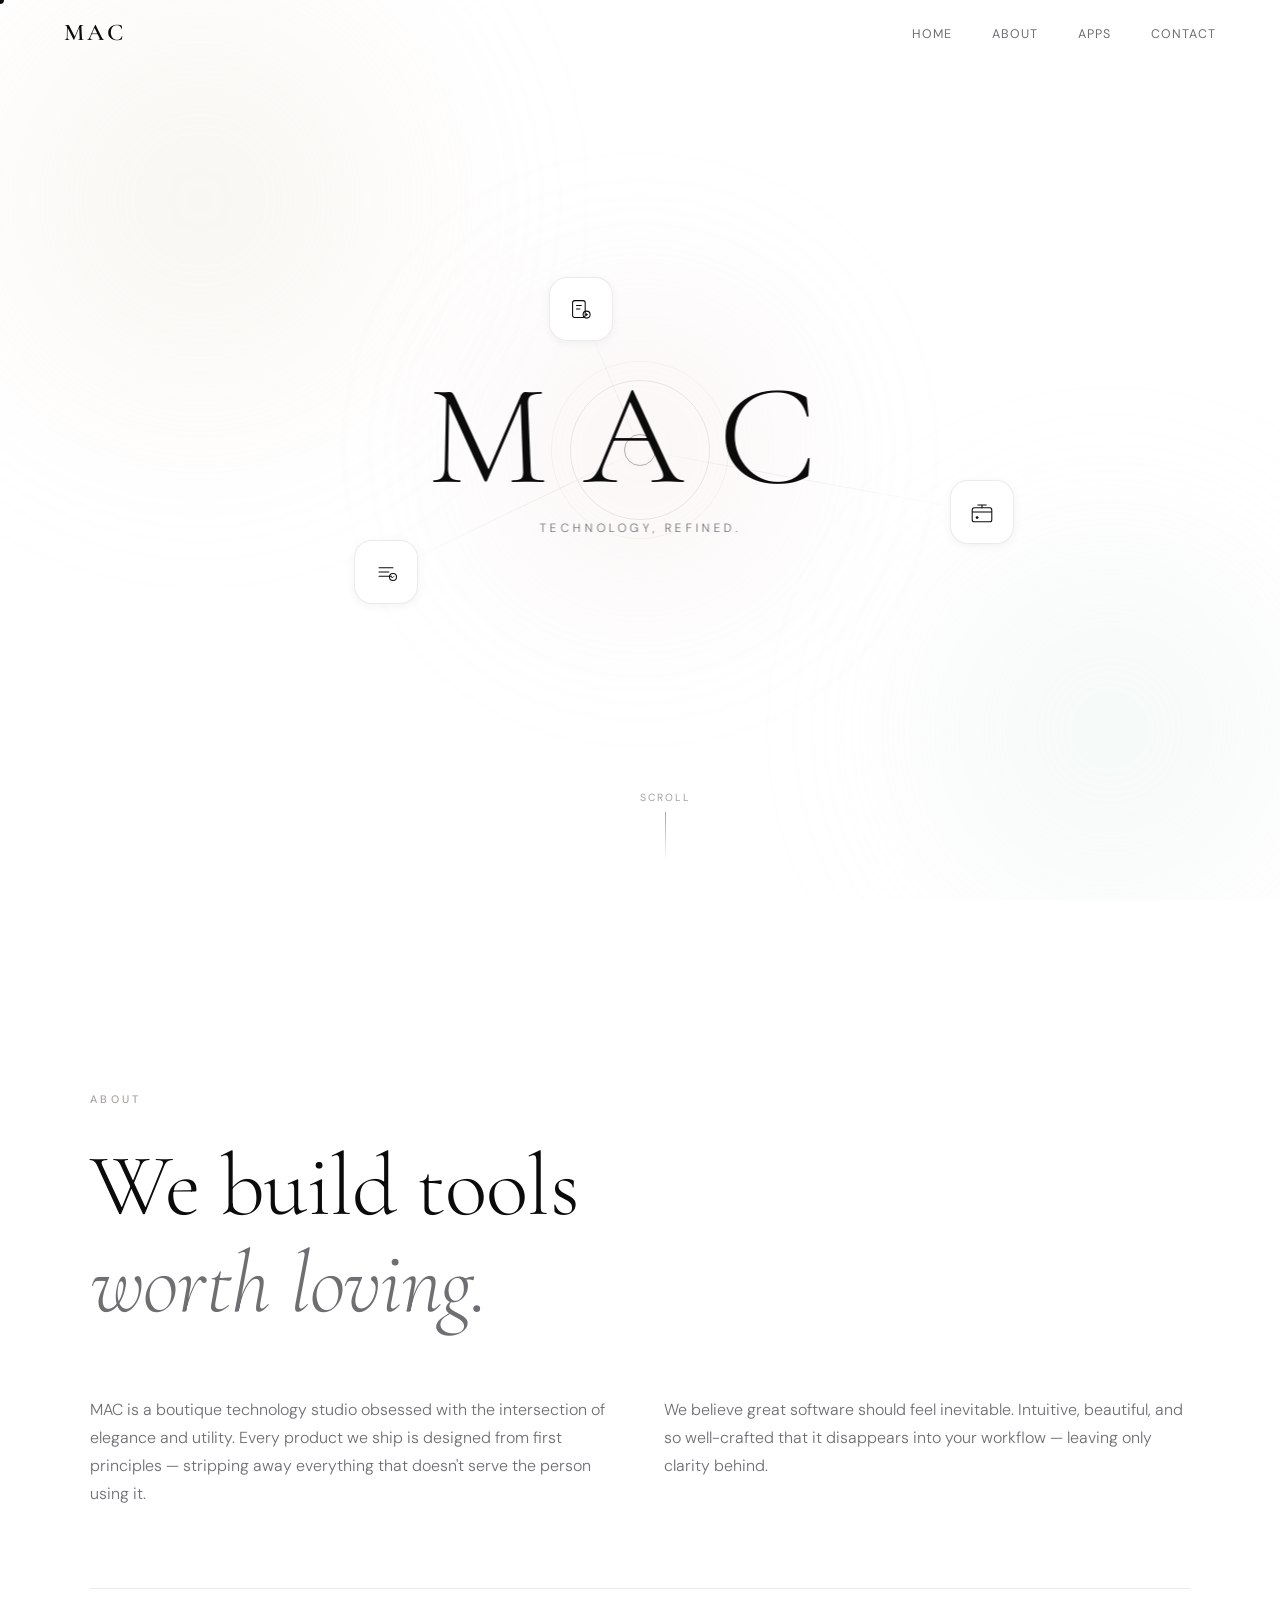
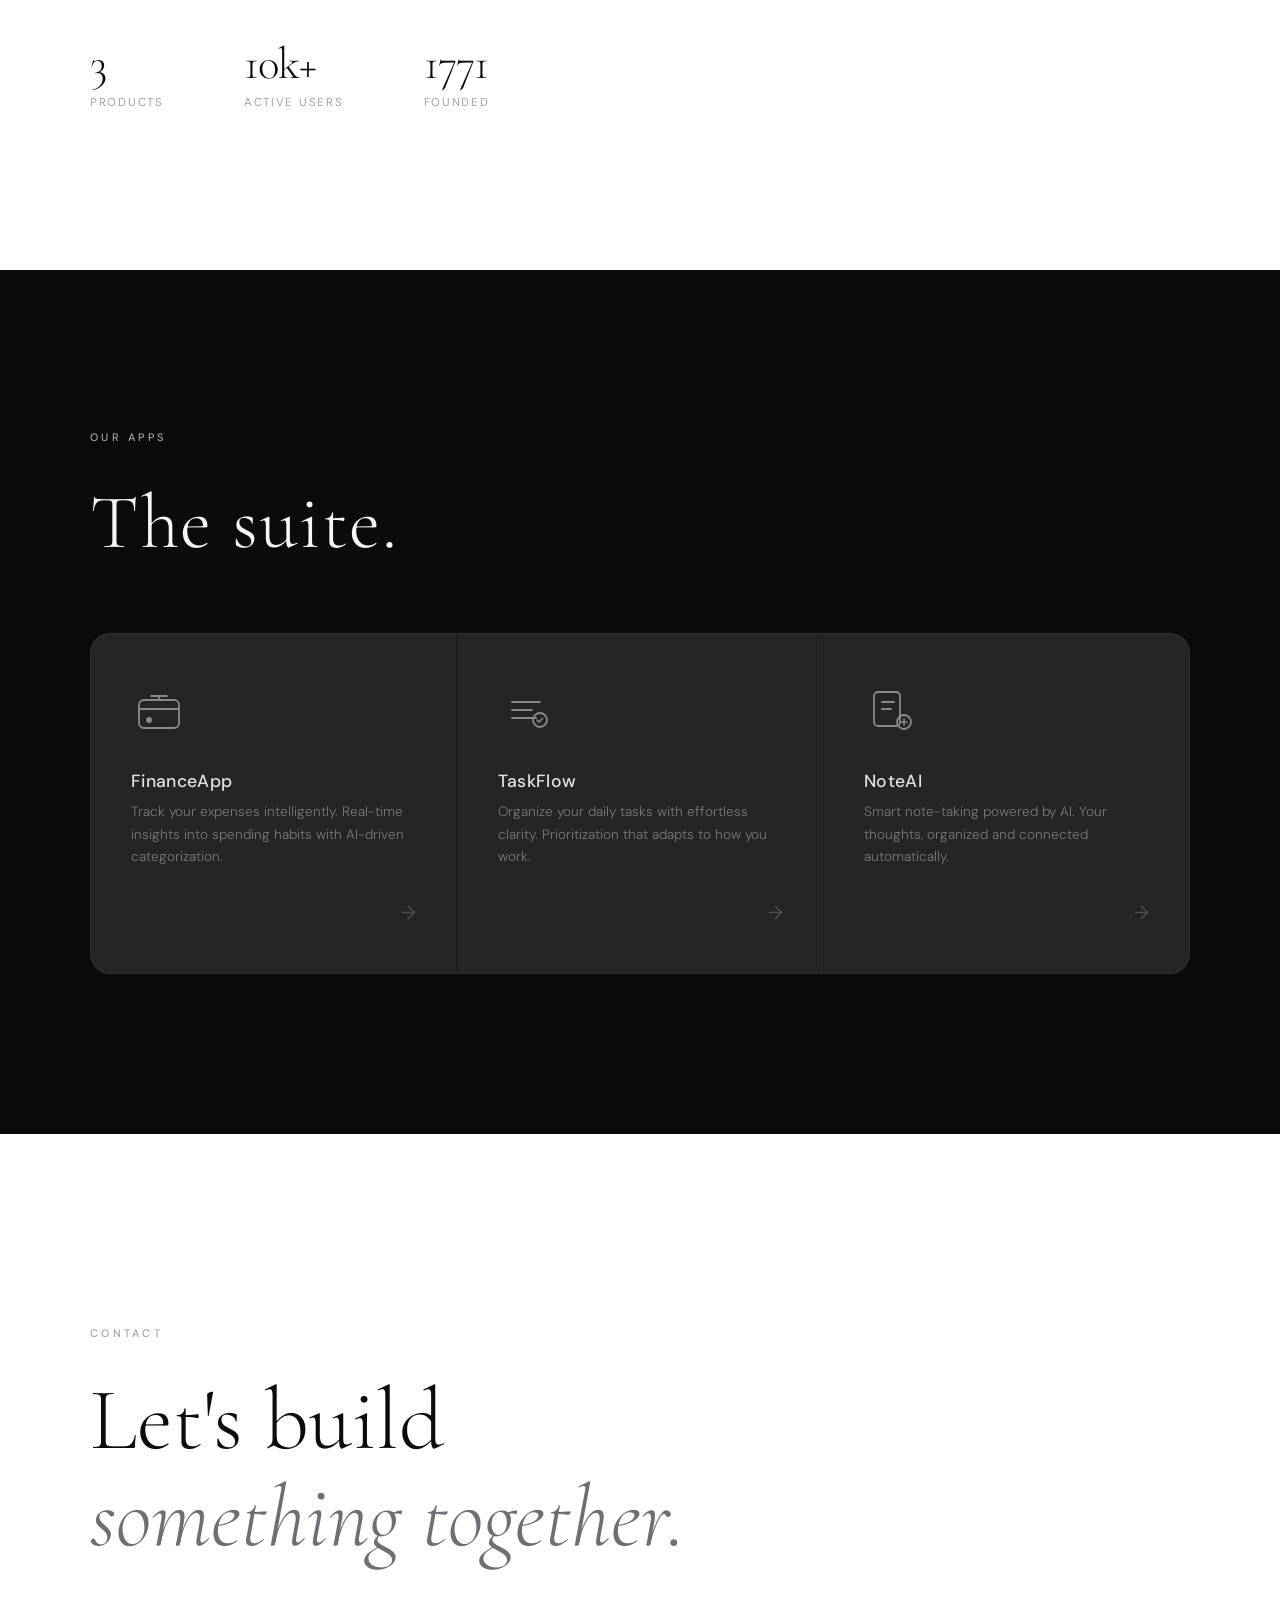
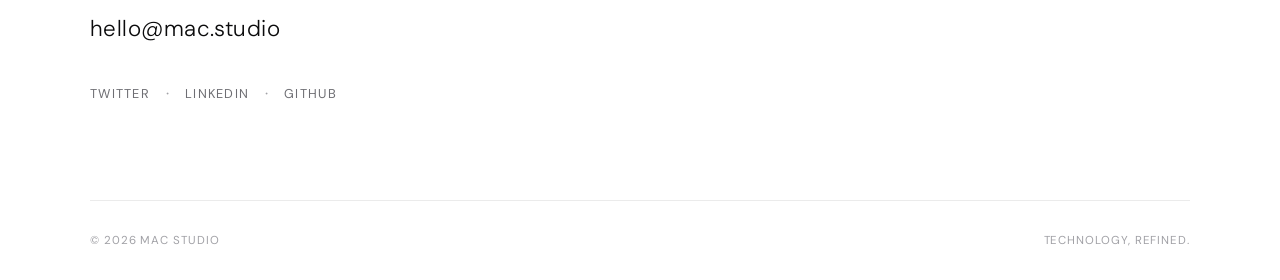
<file: index.html>
<!DOCTYPE html>
<html lang="pt-BR">
<head>
  <meta charset="UTF-8">
  <meta name="viewport" content="width=device-width, initial-scale=1.0">
  <title>Redirecionando...</title>
  <script>
    window.location.href = './HomePage/';
  </script>
</head>
<body>
  <p>Redirecionando para HomePage...</p>
</body>
</html>
test
</file>
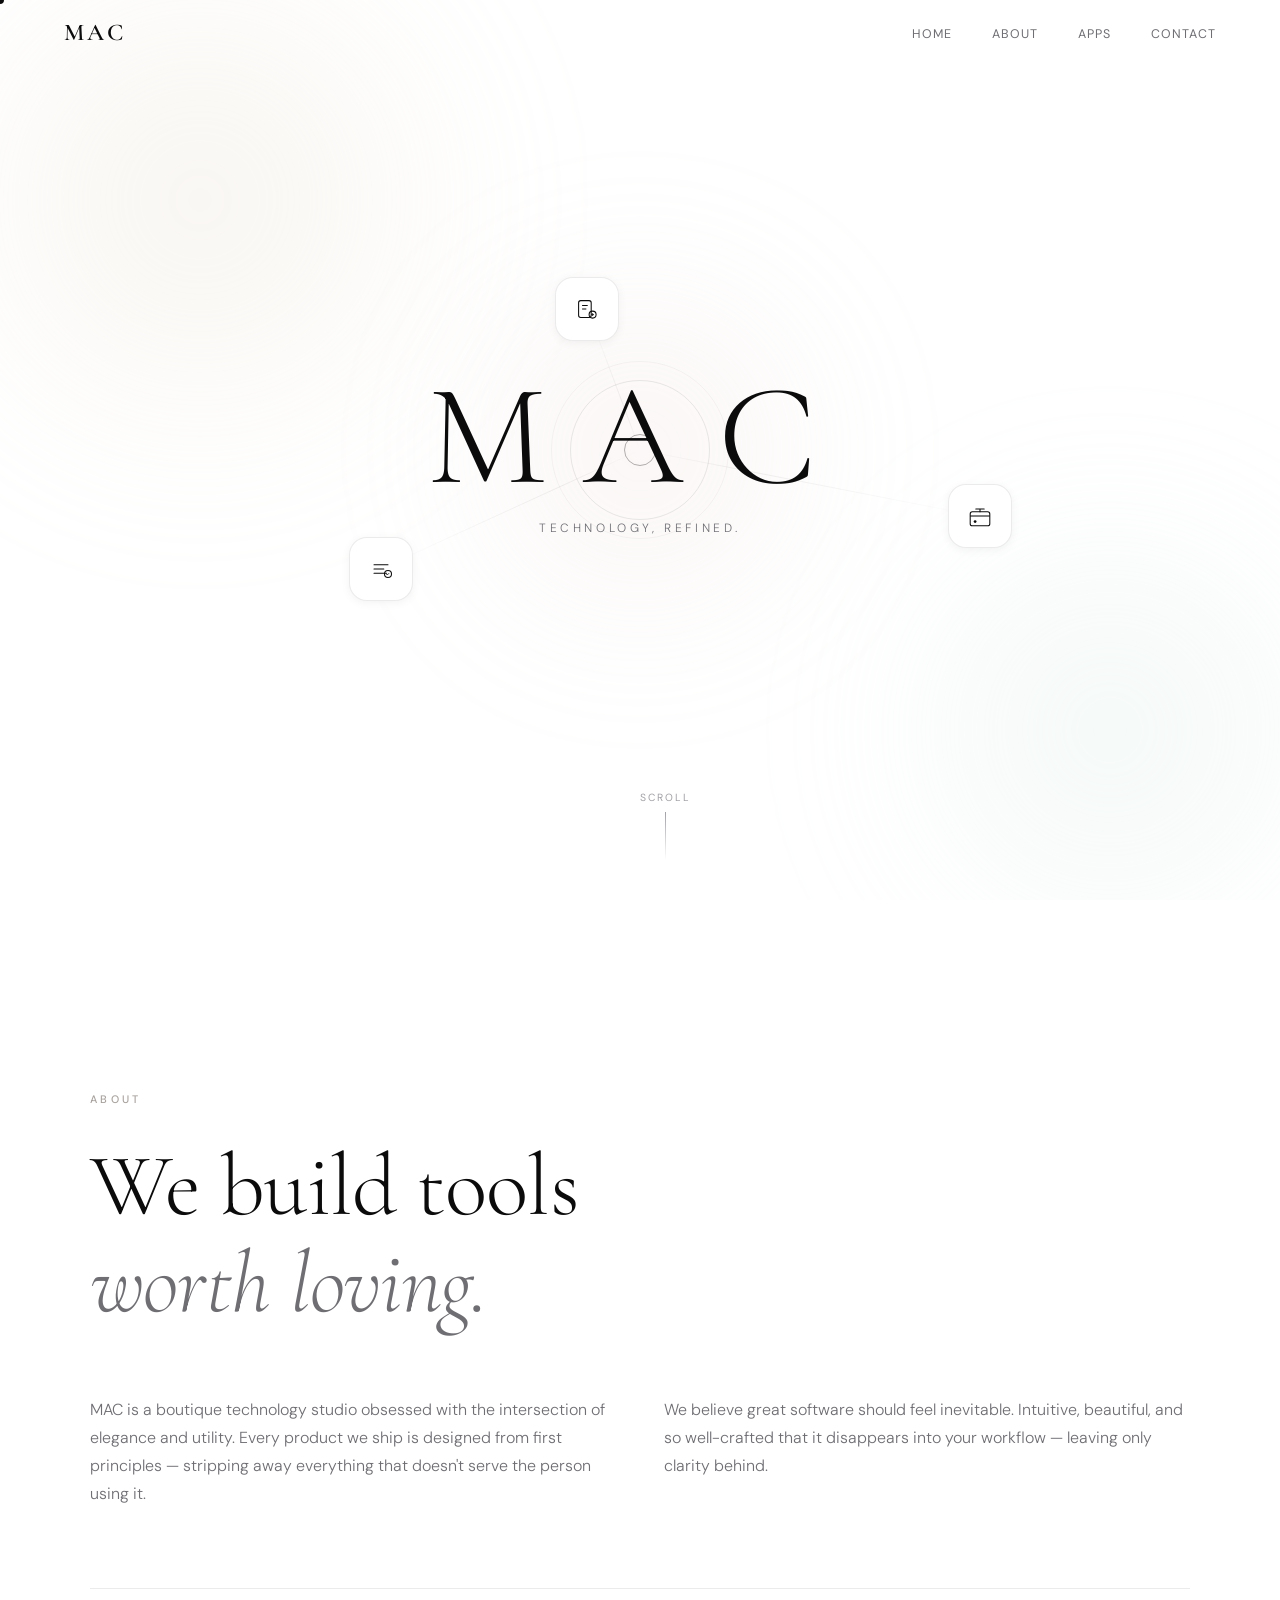
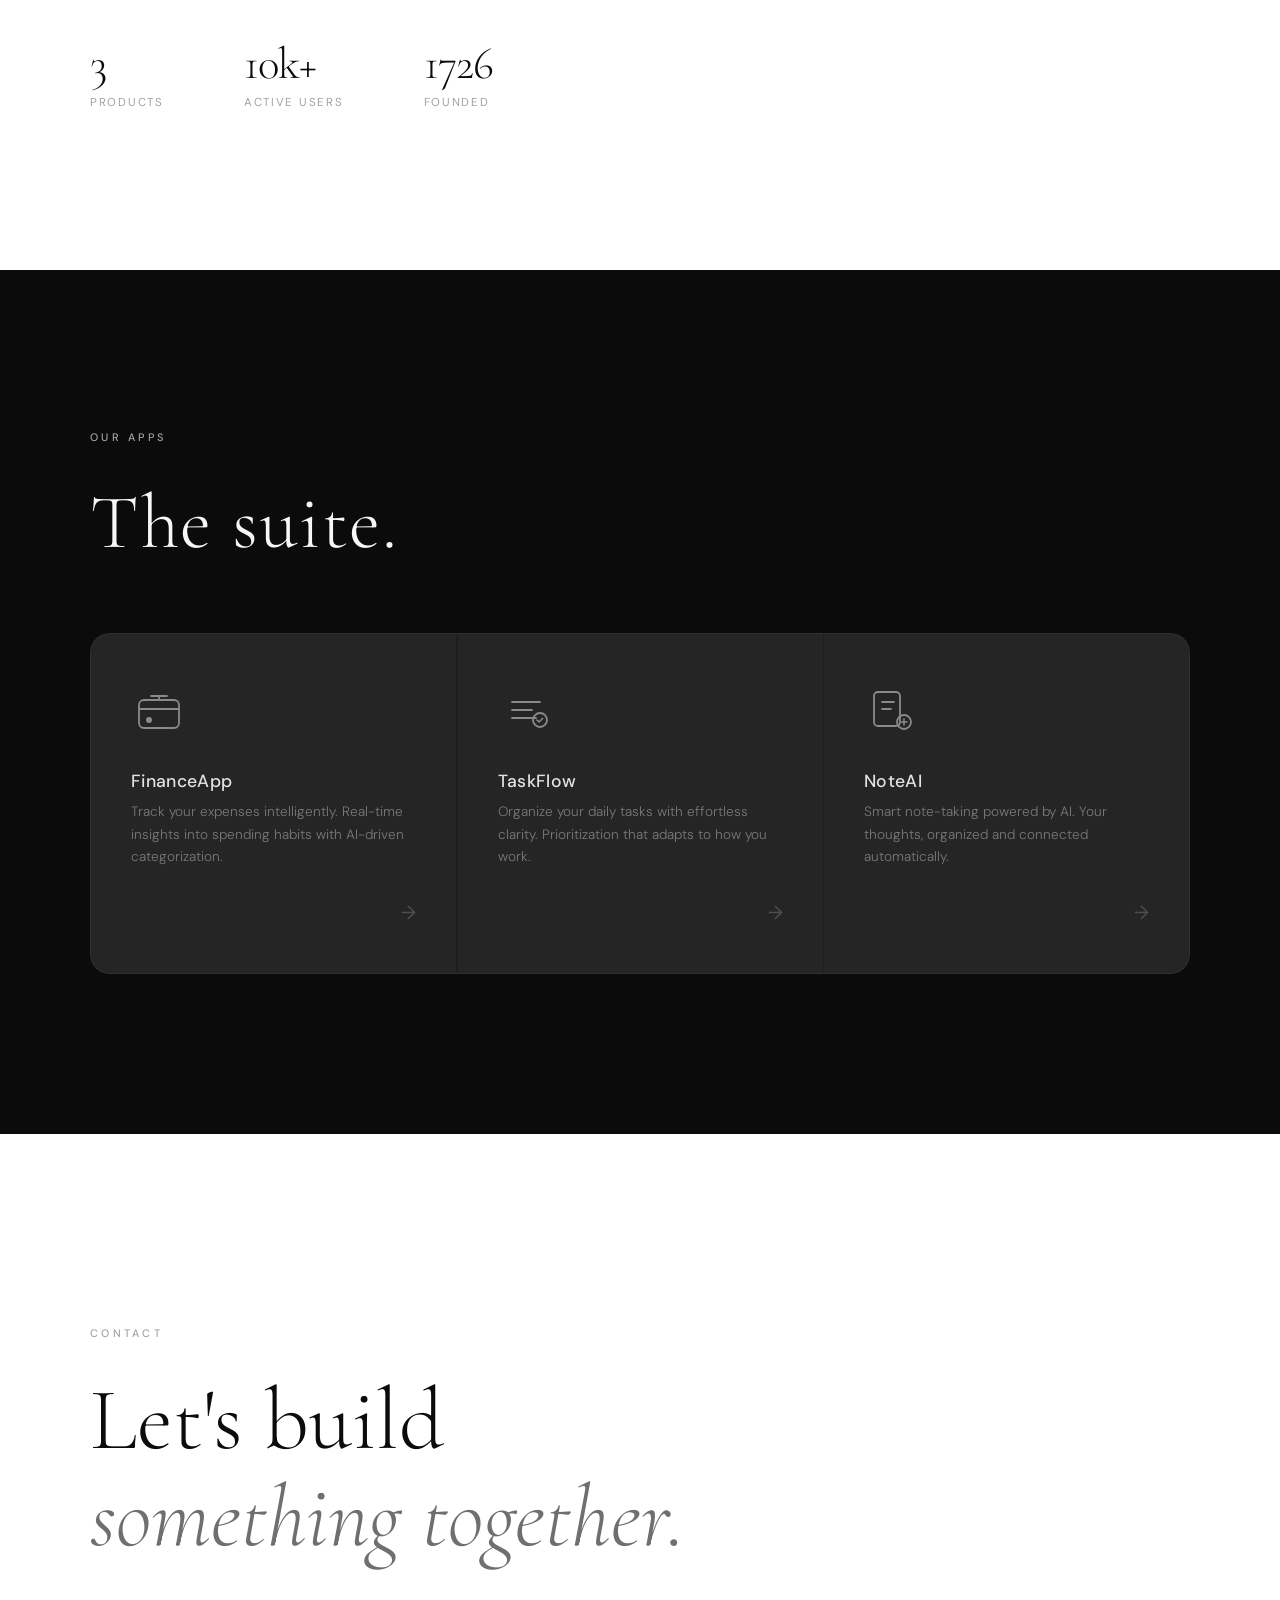
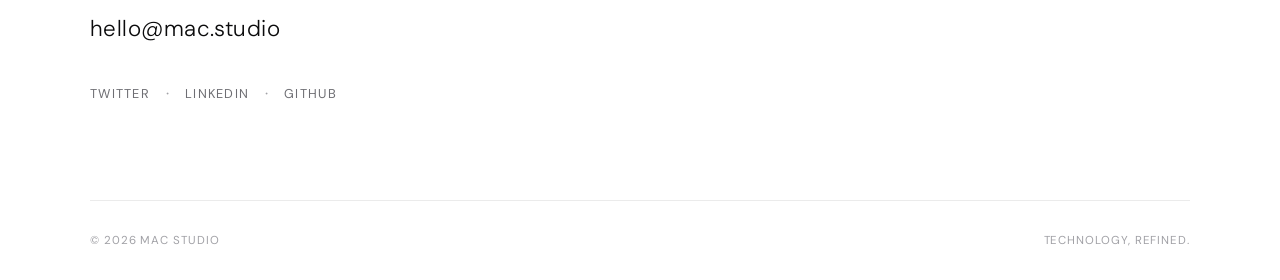
<file: HomePage/index.html>
<!DOCTYPE html>
<html lang="en">
<head>
  <meta charset="UTF-8" />
  <meta name="viewport" content="width=device-width, initial-scale=1.0" />
  <title>MAC — Technology, Refined</title>
  <link rel="preconnect" href="https://fonts.googleapis.com" />
  <link rel="preconnect" href="https://fonts.gstatic.com" crossorigin />
  <link href="https://fonts.googleapis.com/css2?family=Cormorant+Garamond:ital,wght@0,300;0,400;0,600;1,300&family=DM+Sans:wght@300;400;500&display=swap" rel="stylesheet" />
  <link rel="stylesheet" href="style.css" />
</head>
<body>

  <!-- ─── CUSTOM CURSOR ─────────────────────────────────────────── -->
  <div class="cursor" id="cursor"></div>
  <div class="cursor-follower" id="cursorFollower"></div>

  <!-- ─── NAVBAR ───────────────────────────────────────────────── -->
  <nav class="navbar" id="navbar">
    <a href="#hero" class="nav-logo">MAC</a>
    <ul class="nav-links">
      <li><a href="#hero"   class="nav-link">Home</a></li>
      <li><a href="#about"  class="nav-link">About</a></li>
      <li><a href="#apps"   class="nav-link">Apps</a></li>
      <li><a href="#contact" class="nav-link">Contact</a></li>
    </ul>
    <button class="nav-toggle" id="navToggle" aria-label="Toggle menu">
      <span></span><span></span>
    </button>
  </nav>

  <!-- ─── HERO SECTION ─────────────────────────────────────────── -->
  <section class="hero" id="hero">
    <!-- Ambient background blobs -->
    <div class="blob blob-1"></div>
    <div class="blob blob-2"></div>
    <div class="blob blob-3"></div>

    <!-- Orbit canvas for connecting lines -->
    <canvas class="orbit-canvas" id="orbitCanvas"></canvas>

    <!-- Central logo -->
    <div class="hero-center" id="heroCenter">
      <div class="logo-ring"></div>
      <h1 class="hero-logo">MAC</h1>
      <p class="hero-tagline">Technology, Refined.</p>
    </div>

    <!-- Floating app nodes -->
<div class="app-node" id="node-0"
     data-name="FinanceApp"
     data-desc="Track your expenses intelligently"
     data-link="#">

  <div class="node-icon">
    <svg viewBox="0 0 40 40" fill="none">
      <rect x="6" y="14" width="28" height="20" rx="3" stroke="currentColor" stroke-width="1.5"/>
      <path d="M6 20h28" stroke="currentColor" stroke-width="1.5"/>
      <circle cx="13" cy="28" r="2" fill="currentColor"/>
      <path d="M20 10v4M14 10h12" stroke="currentColor" stroke-width="1.5" stroke-linecap="round"/>
    </svg>
  </div>

  <!-- 🔥 CARD LATERAL -->
  <div class="node-card">
    <p>Track your expenses intelligently</p>
  </div>

  <div class="node-tooltip">
    <span class="tooltip-name">FinanceApp</span>
    <span class="tooltip-desc">Track your expenses intelligently</span>
  </div>
</div>


<div class="app-node" id="node-1"
     data-name="TaskFlow"
     data-desc="Organize your daily tasks"
     data-link="#">

  <div class="node-icon">
    <svg viewBox="0 0 40 40" fill="none">
      <path d="M10 14h20M10 20h14M10 26h18" stroke="currentColor" stroke-width="1.5" stroke-linecap="round"/>
      <circle cx="30" cy="27" r="5" stroke="currentColor" stroke-width="1.5"/>
      <path d="M27.5 27l1.5 1.5 2.5-2.5" stroke="currentColor" stroke-width="1.2"/>
    </svg>
  </div>

  <!-- 🔥 CARD LATERAL -->
  <div class="node-card">
    <p>Organize your daily tasks</p>
  </div>

  <div class="node-tooltip">
    <span class="tooltip-name">TaskFlow</span>
    <span class="tooltip-desc">Organize your daily tasks</span>
  </div>
</div>


<div class="app-node" id="node-2"
     data-name="NoteAI"
     data-desc="Smart note-taking powered by AI"
     data-link="#">

  <div class="node-icon">
    <svg viewBox="0 0 40 40" fill="none">
      <rect x="8" y="8" width="18" height="24" rx="3" stroke="currentColor" stroke-width="1.5"/>
      <path d="M13 15h8M13 20h6" stroke="currentColor" stroke-width="1.5"/>
      <circle cx="28" cy="28" r="5" stroke="currentColor" stroke-width="1.5"/>
      <path d="M26 28h4M28 26v4" stroke="currentColor" stroke-width="1.2"/>
    </svg>
  </div>

  <!-- 🔥 CARD LATERAL -->
  <div class="node-card">
    <p>Smart note-taking powered by AI</p>
  </div>

  <div class="node-tooltip">
    <span class="tooltip-name">NoteAI</span>
    <span class="tooltip-desc">Smart note-taking powered by AI</span>
  </div>
</div>

    <!-- Scroll indicator -->
    <div class="scroll-hint">
      <span>Scroll</span>
      <div class="scroll-line"></div>
    </div>
  </section>

  <!-- ─── ABOUT SECTION ────────────────────────────────────────── -->
  <section class="about" id="about">
    <div class="about-inner">
      <div class="section-label reveal">About</div>
      <h2 class="about-heading reveal">
        We build tools<br/>
        <em>worth loving.</em>
      </h2>
      <div class="about-cols">
        <p class="about-text reveal">
          MAC is a boutique technology studio obsessed with the intersection of elegance and utility.
          Every product we ship is designed from first principles — stripping away everything that
          doesn't serve the person using it.
        </p>
        <p class="about-text reveal">
          We believe great software should feel inevitable. Intuitive, beautiful, and so well-crafted
          that it disappears into your workflow — leaving only clarity behind.
        </p>
      </div>
      <div class="about-stats reveal">
        <div class="stat">
          <span class="stat-number">3</span>
          <span class="stat-label">Products</span>
        </div>
        <div class="stat">
          <span class="stat-number">10k+</span>
          <span class="stat-label">Active users</span>
        </div>
        <div class="stat">
          <span class="stat-number">2024</span>
          <span class="stat-label">Founded</span>
        </div>
      </div>
    </div>
  </section>

  <!-- ─── APPS SECTION ─────────────────────────────────────────── -->
  <section class="apps-grid" id="apps">
    <div class="apps-inner">
      <div class="section-label reveal">Our Apps</div>
      <h2 class="apps-heading reveal">The suite.</h2>

      <div class="cards">

        <!-- FinanceApp card -->
<a href="../ChatFinance/app/" class="app-card reveal" tabindex="0" target="_blank">
          <div class="card-icon">
            <svg viewBox="0 0 56 56" fill="none" xmlns="http://www.w3.org/2000/svg">
              <rect x="8" y="18" width="40" height="28" rx="5" stroke="currentColor" stroke-width="1.8"/>
              <path d="M8 27h40" stroke="currentColor" stroke-width="1.8"/>
              <circle cx="18" cy="38" r="3" fill="currentColor"/>
              <path d="M28 14v4M20 14h16" stroke="currentColor" stroke-width="1.8" stroke-linecap="round"/>
            </svg>
          </div>
          <div class="card-body">
            <h3 class="card-name">FinanceApp</h3>
            <p class="card-desc">Track your expenses intelligently. Real-time insights into spending habits with AI-driven categorization.</p>
          </div>
          <div class="card-arrow">→</div>
        </a>

        <!-- TaskFlow card -->
        <a href="./homepage/assets/register/index.html" class="app-card reveal" tabindex="0" target="_blank">
          <div class="card-icon">
            <svg viewBox="0 0 56 56" fill="none" xmlns="http://www.w3.org/2000/svg">
              <path d="M14 20h28M14 28h20M14 36h24" stroke="currentColor" stroke-width="1.8" stroke-linecap="round"/>
              <circle cx="42" cy="38" r="7" stroke="currentColor" stroke-width="1.8"/>
              <path d="M39 38l2 2 3.5-3.5" stroke="currentColor" stroke-width="1.6" stroke-linecap="round" stroke-linejoin="round"/>
            </svg>
          </div>
          <div class="card-body">
            <h3 class="card-name">TaskFlow</h3>
            <p class="card-desc">Organize your daily tasks with effortless clarity. Prioritization that adapts to how you work.</p>
          </div>
          <div class="card-arrow">→</div>
        </a>

        <!-- NoteAI card -->
        <a href="./homepage/assets/login/index.html" class="app-card reveal" tabindex="0" target="_blank">
          <div class="card-icon">
            <svg viewBox="0 0 56 56" fill="none" xmlns="http://www.w3.org/2000/svg">
              <rect x="10" y="10" width="26" height="34" rx="4" stroke="currentColor" stroke-width="1.8"/>
              <path d="M18 20h12M18 27h9" stroke="currentColor" stroke-width="1.8" stroke-linecap="round"/>
              <circle cx="40" cy="40" r="7" stroke="currentColor" stroke-width="1.8"/>
              <path d="M37 40h6M40 37v6" stroke="currentColor" stroke-width="1.6" stroke-linecap="round"/>
            </svg>
          </div>
          <div class="card-body">
            <h3 class="card-name">NoteAI</h3>
            <p class="card-desc">Smart note-taking powered by AI. Your thoughts, organized and connected automatically.</p>
          </div>
          <div class="card-arrow">→</div>
        </a>

      </div>
    </div>
  </section>

  <!-- ─── CONTACT SECTION ──────────────────────────────────────── -->
  <section class="contact" id="contact">
    <div class="contact-inner">
      <div class="section-label reveal">Contact</div>
      <h2 class="contact-heading reveal">Let's build<br/><em>something together.</em></h2>
      <a href="mailto:hello@mac.studio" class="contact-email reveal">hello@mac.studio</a>
      <div class="contact-links reveal">
        <a href="https://x.com/mxcielz" class="contact-link">Twitter</a>
        <span class="contact-sep">·</span>
        <a href="https://www.linkedin.com/in/alvesmaciell/" class="contact-link">LinkedIn</a>
        <span class="contact-sep">·</span>
        <a href="https://github.com/alvesmaciel" class="contact-link">GitHub</a>
      </div>
    </div>
    <footer class="footer">
      <span>© 2026 MAC Studio</span>
      <span>Technology, Refined.</span>
    </footer>
  </section>


  <div id="modalOverlay" class="modal-overlay">
    <div id="appModal" class="app-modal">
      <button id="modalClose" class="modal-close">×</button>
      <div id="modalIcon" class="modal-icon"></div>
      
      <div id="modalCategory" class="modal-category"></div>
      
      <h2 id="modalName" class="modal-name"></h2>
      <div id="modalVersion" class="modal-version"></div>
      
      <img id="modalPreview" class="modal-preview" alt="Preview" />
      
      <ul id="modalFeatures" class="modal-features"></ul>
      
      <p id="modalFullDesc" class="modal-desc"></p>
      <a id="modalLink" class="modal-link" target="_blank">Abrir App →</a>
    </div>
  </div>

  <script src="script.js"></script>

</body>
</html>
</file>
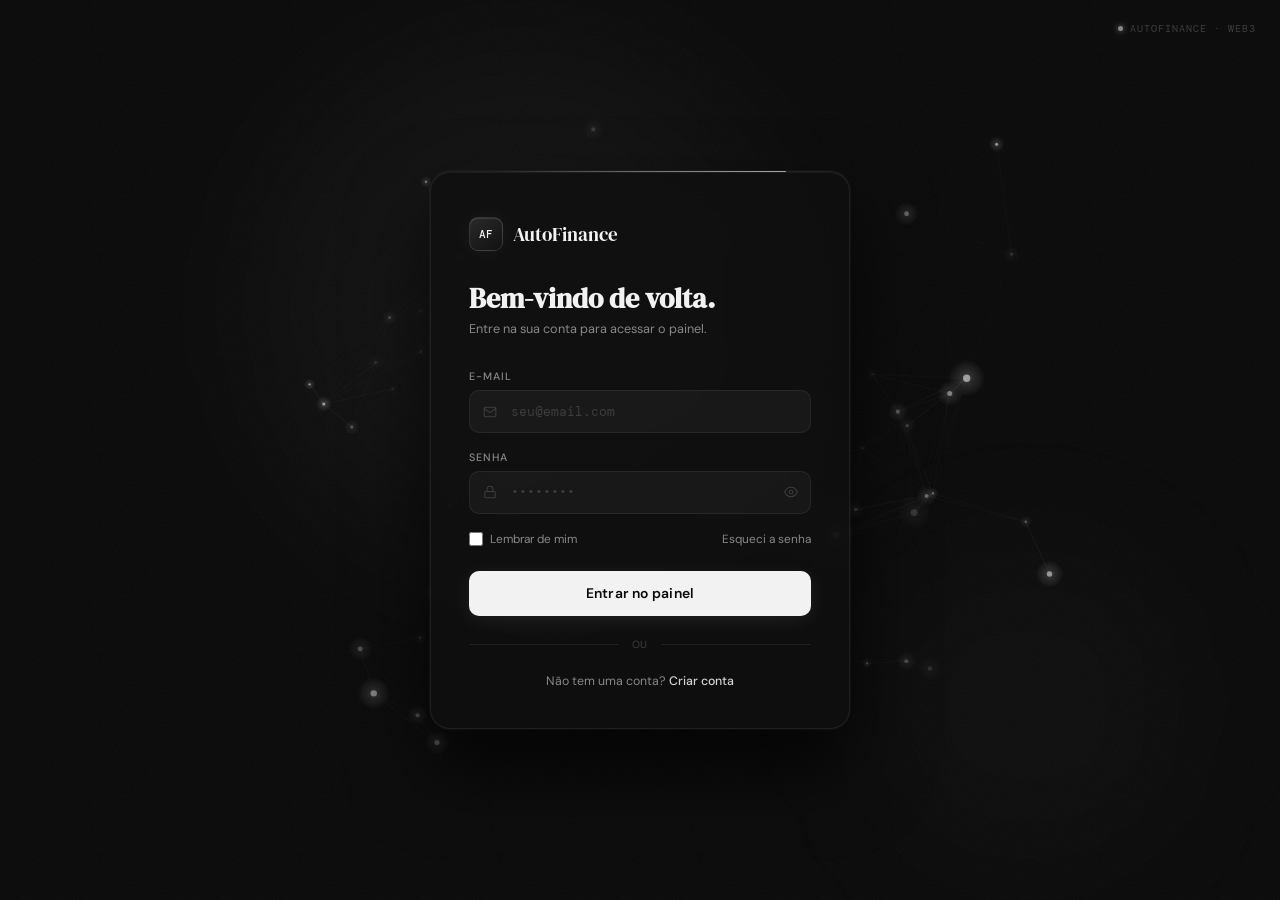
<file: HomePage/assets/login/index.html>
<!DOCTYPE html>
<html lang="pt-BR">

<head>
    <meta charset="UTF-8" />
    <meta name="viewport" content="width=device-width, initial-scale=1.0" />
    <title>AutoFinance — Entrar</title>
    <link
        href="https://fonts.googleapis.com/css2?family=DM+Serif+Display:ital@0;1&family=DM+Mono:wght@300;400;500&family=DM+Sans:wght@300;400;500;600&display=swap"
        rel="stylesheet" />
    <link rel="stylesheet" href="style.css">

</head>

<body>

    <canvas id="bg-canvas"></canvas>
    <div class="glow-spot glow-a"></div>
    <div class="glow-spot glow-b"></div>

    <div class="badge-3d"><span class="badge-dot"></span>AutoFinance · Web3</div>

    <div class="page">
        <div class="card">

            <div class="card-logo">
                <div class="logo-mark">AF</div>
                <span class="logo-text">AutoFinance</span>
            </div>

            <h1 class="card-title">Bem-vindo de volta.</h1>
            <p class="card-sub">Entre na sua conta para acessar o painel.</p>

            <form id="loginForm" novalidate>

                <div class="field">
                    <label class="field-label" for="email">E-mail</label>
                    <div class="field-wrap">
                        <input type="email" id="email" class="field-input" placeholder="seu@email.com"
                            autocomplete="email" />
                        <span class="field-icon">
                            <svg width="14" height="14" viewBox="0 0 24 24" fill="none" stroke="currentColor"
                                stroke-width="1.8" stroke-linecap="round" stroke-linejoin="round">
                                <path d="M4 4h16c1.1 0 2 .9 2 2v12c0 1.1-.9 2-2 2H4c-1.1 0-2-.9-2-2V6c0-1.1.9-2 2-2z">
                                </path>
                                <polyline points="22,6 12,13 2,6"></polyline>
                            </svg>
                        </span>
                    </div>
                </div>

                <div class="field">
                    <label class="field-label" for="password">Senha</label>
                    <div class="field-wrap">
                        <input type="password" id="password" class="field-input" placeholder="••••••••"
                            autocomplete="current-password" />
                        <span class="field-icon">
                            <svg width="14" height="14" viewBox="0 0 24 24" fill="none" stroke="currentColor"
                                stroke-width="1.8" stroke-linecap="round" stroke-linejoin="round">
                                <rect x="3" y="11" width="18" height="11" rx="2"></rect>
                                <path d="M7 11V7a5 5 0 0 1 10 0v4"></path>
                            </svg>
                        </span>
                        <button type="button" class="pwd-toggle" id="pwdToggle">
                            <svg id="eyeIcon" width="14" height="14" viewBox="0 0 24 24" fill="none"
                                stroke="currentColor" stroke-width="1.8" stroke-linecap="round" stroke-linejoin="round">
                                <path d="M1 12s4-8 11-8 11 8 11 8-4 8-11 8-11-8-11-8z"></path>
                                <circle cx="12" cy="12" r="3"></circle>
                            </svg>
                        </button>
                    </div>
                </div>

                <div id="errorMsg" class="error-msg"></div>

                <div class="extras-row">
                    <label class="checkbox-wrap">
                        <input type="checkbox" id="remember" />
                        <span>Lembrar de mim</span>
                    </label>
                    <a href="#" class="forgot-link">Esqueci a senha</a>
                </div>

                <button type="submit" class="btn-primary" id="loginBtn">Entrar no painel</button>

            </form>

            <div class="divider">
                <div class="divider-line"></div>
                <span class="divider-text">ou</span>
                <div class="divider-line"></div>
            </div>

            <p class="card-footer">
                Não tem uma conta? <a href="../register/index.html">Criar conta</a>
            </p>

        </div>
    </div>

    <script src="login.js"></script>
</body>

</html>
</file>
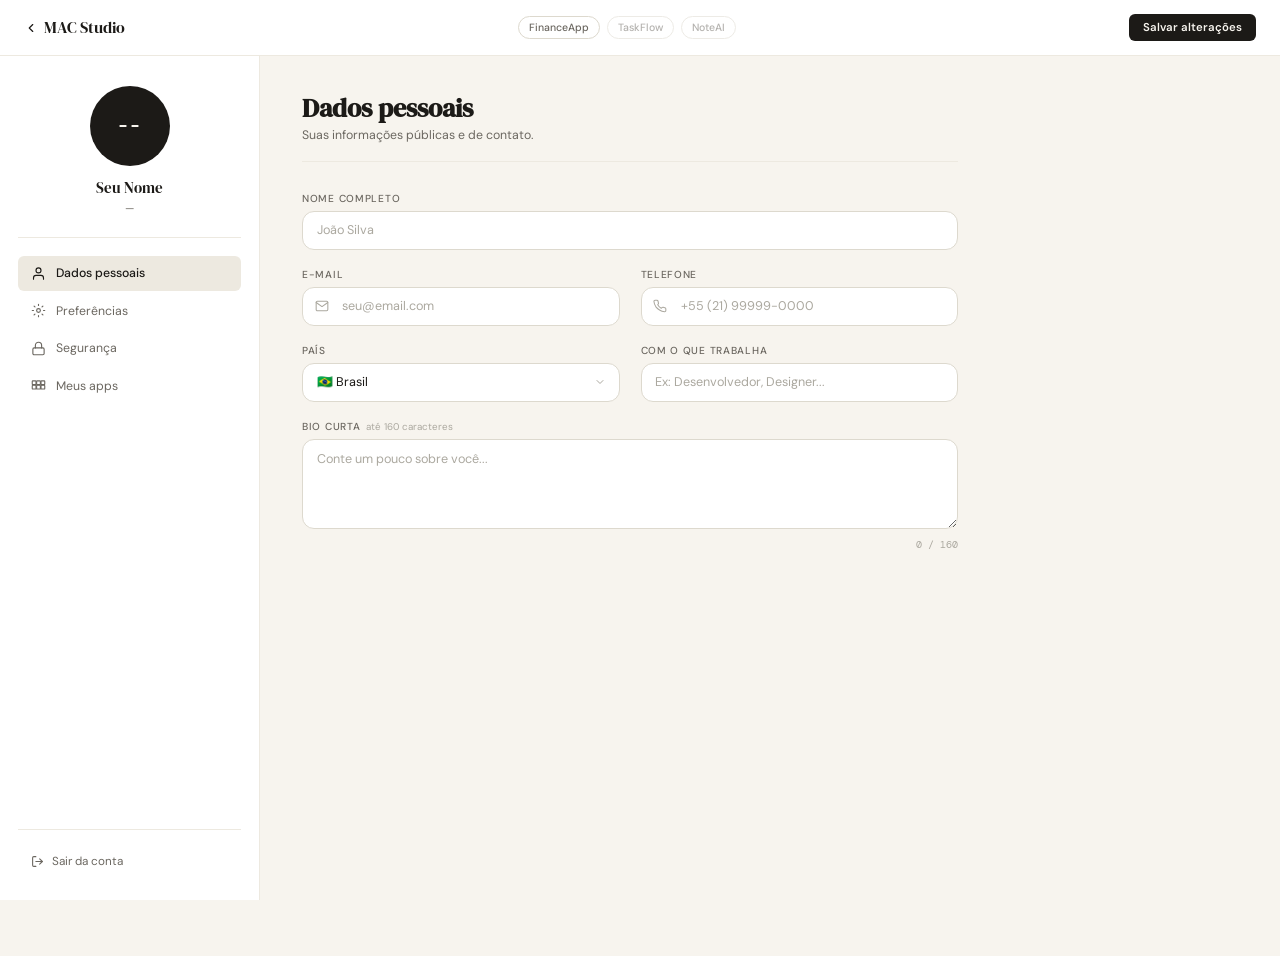
<file: HomePage/assets/profile/index.html>
<!DOCTYPE html>
<html lang="pt-BR">
<head>
  <meta charset="UTF-8" />
  <meta name="viewport" content="width=device-width, initial-scale=1.0" />
  <title>Perfil — MAC Studio</title>
  <link href="https://fonts.googleapis.com/css2?family=DM+Serif+Display:ital@0;1&family=DM+Mono:wght@300;400;500&family=DM+Sans:wght@300;400;500;600&display=swap" rel="stylesheet" />
  <link rel="stylesheet" href="style.css" />
</head>
<body>

  <!-- NAV -->
  <nav class="topbar">
    <a href="../../index.html" class="topbar-back">
      <svg width="14" height="14" viewBox="0 0 24 24" fill="none" stroke="currentColor" stroke-width="2" stroke-linecap="round" stroke-linejoin="round"><polyline points="15 18 9 12 15 6"/></svg>
      MAC Studio
    </a>
    <div class="topbar-apps">
      <a href="../../ChatFinance/app/" class="app-pill">FinanceApp</a>
      <a href="#" class="app-pill app-pill--dim">TaskFlow</a>
      <a href="#" class="app-pill app-pill--dim">NoteAI</a>
    </div>
    <button class="topbar-save" id="saveBtn">Salvar alterações</button>
  </nav>

  <div class="page">

    <!-- SIDEBAR -->
    <aside class="sidebar">
      <div class="avatar-block">
        <div class="avatar-wrap" id="avatarWrap">
          <div class="avatar-initials" id="avatarInitials">--</div>
          <img class="avatar-img hidden" id="avatarImg" alt="Foto de perfil" />
          <label class="avatar-overlay" for="photoInput" title="Alterar foto">
            <svg width="16" height="16" viewBox="0 0 24 24" fill="none" stroke="currentColor" stroke-width="2" stroke-linecap="round" stroke-linejoin="round"><path d="M23 19a2 2 0 0 1-2 2H3a2 2 0 0 1-2-2V8a2 2 0 0 1 2-2h4l2-3h6l2 3h4a2 2 0 0 1 2 2z"/><circle cx="12" cy="13" r="4"/></svg>
          </label>
          <input type="file" id="photoInput" accept="image/*" class="hidden" />
        </div>

        <div class="avatar-info">
          <p class="avatar-name" id="avatarName">Seu Nome</p>
          <p class="avatar-role" id="avatarRole">—</p>
        </div>

        <button class="avatar-remove hidden" id="removePhotoBtn">Remover foto</button>
      </div>

      <nav class="side-nav">
        <button class="side-nav-item active" data-section="geral">
          <svg width="15" height="15" viewBox="0 0 24 24" fill="none" stroke="currentColor" stroke-width="1.8" stroke-linecap="round" stroke-linejoin="round"><path d="M20 21v-2a4 4 0 0 0-4-4H8a4 4 0 0 0-4 4v2"/><circle cx="12" cy="7" r="4"/></svg>
          Dados pessoais
        </button>
        <button class="side-nav-item" data-section="preferencias">
          <svg width="15" height="15" viewBox="0 0 24 24" fill="none" stroke="currentColor" stroke-width="1.8" stroke-linecap="round" stroke-linejoin="round"><circle cx="12" cy="12" r="3"/><path d="M19.07 4.93l-1.41 1.41M4.93 4.93l1.41 1.41M19.07 19.07l-1.41-1.41M4.93 19.07l1.41-1.41M12 2v2M12 20v2M2 12h2M20 12h2"/></svg>
          Preferências
        </button>
        <button class="side-nav-item" data-section="seguranca">
          <svg width="15" height="15" viewBox="0 0 24 24" fill="none" stroke="currentColor" stroke-width="1.8" stroke-linecap="round" stroke-linejoin="round"><rect x="3" y="11" width="18" height="11" rx="2"/><path d="M7 11V7a5 5 0 0 1 10 0v4"/></svg>
          Segurança
        </button>
        <button class="side-nav-item" data-section="apps">
          <svg width="15" height="15" viewBox="0 0 24 24" fill="none" stroke="currentColor" stroke-width="1.8" stroke-linecap="round" stroke-linejoin="round"><rect x="2" y="3" width="6" height="6" rx="1"/><rect x="9" y="3" width="6" height="6" rx="1"/><rect x="16" y="3" width="6" height="6" rx="1"/><rect x="2" y="10" width="6" height="6" rx="1"/><rect x="9" y="10" width="6" height="6" rx="1"/><rect x="16" y="10" width="6" height="6" rx="1"/></svg>
          Meus apps
        </button>
      </nav>

      <div class="sidebar-footer">
        <button class="logout-btn" id="logoutBtn">
          <svg width="13" height="13" viewBox="0 0 24 24" fill="none" stroke="currentColor" stroke-width="2" stroke-linecap="round" stroke-linejoin="round"><path d="M9 21H5a2 2 0 0 1-2-2V5a2 2 0 0 1 2-2h4"/><polyline points="16 17 21 12 16 7"/><line x1="21" y1="12" x2="9" y2="12"/></svg>
          Sair da conta
        </button>
      </div>
    </aside>

    <!-- MAIN CONTENT -->
    <main class="content">

      <!-- ── SEÇÃO: DADOS PESSOAIS ── -->
      <section class="section active" id="section-geral">
        <div class="section-header">
          <h1 class="section-title">Dados pessoais</h1>
          <p class="section-sub">Suas informações públicas e de contato.</p>
        </div>

        <div class="form-grid">
          <div class="field-group span-2">
            <div class="field">
              <label class="field-label">Nome completo</label>
              <input type="text" class="field-input" id="fullName" placeholder="João Silva" />
            </div>
          </div>

          <div class="field">
            <label class="field-label">E-mail</label>
            <div class="field-wrap">
              <svg class="field-icon-svg" width="14" height="14" viewBox="0 0 24 24" fill="none" stroke="currentColor" stroke-width="1.8" stroke-linecap="round" stroke-linejoin="round"><path d="M4 4h16c1.1 0 2 .9 2 2v12c0 1.1-.9 2-2 2H4c-1.1 0-2-.9-2-2V6c0-1.1.9-2 2-2z"/><polyline points="22,6 12,13 2,6"/></svg>
              <input type="email" class="field-input has-icon" id="email" placeholder="seu@email.com" />
            </div>
          </div>

          <div class="field">
            <label class="field-label">Telefone</label>
            <div class="field-wrap">
              <svg class="field-icon-svg" width="14" height="14" viewBox="0 0 24 24" fill="none" stroke="currentColor" stroke-width="1.8" stroke-linecap="round" stroke-linejoin="round"><path d="M22 16.92v3a2 2 0 0 1-2.18 2 19.79 19.79 0 0 1-8.63-3.07A19.5 19.5 0 0 1 4.69 13a19.79 19.79 0 0 1-3.07-8.67A2 2 0 0 1 3.62 2h3a2 2 0 0 1 2 1.72c.127.96.361 1.903.7 2.81a2 2 0 0 1-.45 2.11L8.09 9.91a16 16 0 0 0 6 6l1.27-1.27a2 2 0 0 1 2.11-.45c.907.339 1.85.573 2.81.7A2 2 0 0 1 22 16.92z"/></svg>
              <input type="tel" class="field-input has-icon" id="phone" placeholder="+55 (21) 99999-0000" />
            </div>
          </div>

          <div class="field">
            <label class="field-label">País</label>
            <select class="field-input field-select" id="country">
              <option value="">Selecione...</option>
              <option value="BR" selected>🇧🇷 Brasil</option>
              <option value="PT">🇵🇹 Portugal</option>
              <option value="US">🇺🇸 Estados Unidos</option>
              <option value="AR">🇦🇷 Argentina</option>
              <option value="MX">🇲🇽 México</option>
              <option value="DE">🇩🇪 Alemanha</option>
              <option value="FR">🇫🇷 França</option>
              <option value="GB">🇬🇧 Reino Unido</option>
              <option value="other">Outro</option>
            </select>
          </div>

          <div class="field">
            <label class="field-label">Com o que trabalha</label>
            <input type="text" class="field-input" id="occupation" placeholder="Ex: Desenvolvedor, Designer..." />
          </div>

          <div class="field span-2">
            <label class="field-label">Bio curta <span class="field-hint">até 160 caracteres</span></label>
            <textarea class="field-input field-textarea" id="bio" placeholder="Conte um pouco sobre você..." maxlength="160"></textarea>
            <span class="char-count" id="bioCount">0 / 160</span>
          </div>
        </div>
      </section>

      <!-- ── SEÇÃO: PREFERÊNCIAS ── -->
      <section class="section" id="section-preferencias">
        <div class="section-header">
          <h1 class="section-title">Preferências</h1>
          <p class="section-sub">Personalize sua experiência em todos os apps.</p>
        </div>

        <div class="pref-list">

          <div class="pref-item">
            <div class="pref-info">
              <p class="pref-name">Tema visual</p>
              <p class="pref-desc">Aparência padrão em todos os apps MAC</p>
            </div>
            <div class="theme-toggle-group" id="themeToggle">
              <button class="theme-opt active" data-val="light">
                <svg width="14" height="14" viewBox="0 0 24 24" fill="none" stroke="currentColor" stroke-width="2" stroke-linecap="round" stroke-linejoin="round"><circle cx="12" cy="12" r="5"/><line x1="12" y1="1" x2="12" y2="3"/><line x1="12" y1="21" x2="12" y2="23"/><line x1="4.22" y1="4.22" x2="5.64" y2="5.64"/><line x1="18.36" y1="18.36" x2="19.78" y2="19.78"/><line x1="1" y1="12" x2="3" y2="12"/><line x1="21" y1="12" x2="23" y2="12"/><line x1="4.22" y1="19.78" x2="5.64" y2="18.36"/><line x1="18.36" y1="5.64" x2="19.78" y2="4.22"/></svg>
                Claro
              </button>
              <button class="theme-opt" data-val="dark">
                <svg width="14" height="14" viewBox="0 0 24 24" fill="none" stroke="currentColor" stroke-width="2" stroke-linecap="round" stroke-linejoin="round"><path d="M21 12.79A9 9 0 1 1 11.21 3 7 7 0 0 0 21 12.79z"/></svg>
                Escuro
              </button>
              <button class="theme-opt" data-val="system">
                <svg width="14" height="14" viewBox="0 0 24 24" fill="none" stroke="currentColor" stroke-width="2" stroke-linecap="round" stroke-linejoin="round"><rect x="2" y="3" width="20" height="14" rx="2"/><line x1="8" y1="21" x2="16" y2="21"/><line x1="12" y1="17" x2="12" y2="21"/></svg>
                Sistema
              </button>
            </div>
          </div>

          <div class="pref-item">
            <div class="pref-info">
              <p class="pref-name">Moeda padrão</p>
              <p class="pref-desc">Usada no FinanceApp para exibir valores</p>
            </div>
            <select class="field-input field-select pref-select" id="currency">
              <option value="BRL" selected>🇧🇷 BRL — Real brasileiro</option>
              <option value="USD">🇺🇸 USD — Dólar americano</option>
              <option value="EUR">🇪🇺 EUR — Euro</option>
              <option value="GBP">🇬🇧 GBP — Libra esterlina</option>
              <option value="ARS">🇦🇷 ARS — Peso argentino</option>
              <option value="MXN">🇲🇽 MXN — Peso mexicano</option>
              <option value="PTE">🇵🇹 EUR — Euro (Portugal)</option>
            </select>
          </div>

          <div class="pref-item">
            <div class="pref-info">
              <p class="pref-name">Idioma</p>
              <p class="pref-desc">Idioma da interface (em breve)</p>
            </div>
            <select class="field-input field-select pref-select" id="language" disabled>
              <option value="pt-BR">🇧🇷 Português (Brasil)</option>
              <option value="en">🇺🇸 English</option>
              <option value="pt-PT">🇵🇹 Português (Portugal)</option>
            </select>
          </div>

          <div class="pref-item">
            <div class="pref-info">
              <p class="pref-name">Notificações</p>
              <p class="pref-desc">Alertas de vencimento e resumos semanais (em breve)</p>
            </div>
            <label class="toggle-switch">
              <input type="checkbox" id="notifications" disabled />
              <span class="toggle-track"></span>
            </label>
          </div>

        </div>
      </section>

      <!-- ── SEÇÃO: SEGURANÇA ── -->
      <section class="section" id="section-seguranca">
        <div class="section-header">
          <h1 class="section-title">Segurança</h1>
          <p class="section-sub">Gerencie sua senha e acesso.</p>
        </div>

        <div class="form-grid">
          <div class="field">
            <label class="field-label">Senha atual</label>
            <div class="field-wrap">
              <svg class="field-icon-svg" width="14" height="14" viewBox="0 0 24 24" fill="none" stroke="currentColor" stroke-width="1.8" stroke-linecap="round" stroke-linejoin="round"><rect x="3" y="11" width="18" height="11" rx="2"/><path d="M7 11V7a5 5 0 0 1 10 0v4"/></svg>
              <input type="password" class="field-input has-icon" id="currentPwd" placeholder="••••••••" />
            </div>
          </div>

          <div class="field">
            <label class="field-label">Nova senha</label>
            <div class="field-wrap">
              <svg class="field-icon-svg" width="14" height="14" viewBox="0 0 24 24" fill="none" stroke="currentColor" stroke-width="1.8" stroke-linecap="round" stroke-linejoin="round"><rect x="3" y="11" width="18" height="11" rx="2"/><path d="M7 11V7a5 5 0 0 1 10 0v4"/></svg>
              <input type="password" class="field-input has-icon" id="newPwd" placeholder="Mínimo 8 caracteres" />
            </div>
            <div class="pwd-strength" id="pwdStrength">
              <div class="strength-bar"><div class="strength-fill" id="strengthFill"></div></div>
              <span class="strength-label" id="strengthLabel"></span>
            </div>
          </div>

          <div class="field">
            <label class="field-label">Confirmar nova senha</label>
            <div class="field-wrap">
              <svg class="field-icon-svg" width="14" height="14" viewBox="0 0 24 24" fill="none" stroke="currentColor" stroke-width="1.8" stroke-linecap="round" stroke-linejoin="round"><path d="M22 11.08V12a10 10 0 1 1-5.93-9.14"/><polyline points="22 4 12 14.01 9 11.01"/></svg>
              <input type="password" class="field-input has-icon" id="confirmPwd" placeholder="Repita a nova senha" />
            </div>
          </div>

          <div class="span-2">
            <button class="btn-action" id="changePwdBtn">Atualizar senha</button>
            <div class="msg-inline" id="pwdMsg"></div>
          </div>
        </div>

        <div class="danger-zone">
          <h3 class="danger-title">Zona de perigo</h3>
          <div class="danger-item">
            <div>
              <p class="danger-name">Excluir conta</p>
              <p class="danger-desc">Apaga permanentemente sua conta e todos os dados. Essa ação não pode ser desfeita.</p>
            </div>
            <button class="btn-danger">Excluir minha conta</button>
          </div>
        </div>
      </section>

      <!-- ── SEÇÃO: MEUS APPS ── -->
      <section class="section" id="section-apps">
        <div class="section-header">
          <h1 class="section-title">Meus apps</h1>
          <p class="section-sub">Apps da MAC Studio disponíveis para sua conta.</p>
        </div>

        <div class="apps-list">

          <div class="app-row app-row--active">
            <div class="app-row-icon" style="background: var(--green-light); color: var(--green)">
              <svg width="20" height="20" viewBox="0 0 40 40" fill="none">
                <rect x="6" y="14" width="28" height="20" rx="3" stroke="currentColor" stroke-width="1.5"/>
                <path d="M6 20h28" stroke="currentColor" stroke-width="1.5"/>
                <circle cx="13" cy="28" r="2" fill="currentColor"/>
                <path d="M20 10v4M14 10h12" stroke="currentColor" stroke-width="1.5" stroke-linecap="round"/>
              </svg>
            </div>
            <div class="app-row-info">
              <p class="app-row-name">FinanceApp</p>
              <p class="app-row-desc">Controle financeiro com IA · v1.2.1</p>
            </div>
            <div class="app-row-right">
              <span class="app-badge app-badge--active">Ativo</span>
              <a href="../../ChatFinance/app/" class="btn-app-open">Abrir →</a>
            </div>
          </div>

          <div class="app-row app-row--soon">
            <div class="app-row-icon" style="background: var(--blue-light); color: var(--blue)">
              <svg width="20" height="20" viewBox="0 0 40 40" fill="none">
                <path d="M10 14h20M10 20h14M10 26h18" stroke="currentColor" stroke-width="1.5" stroke-linecap="round"/>
                <circle cx="30" cy="27" r="5" stroke="currentColor" stroke-width="1.5"/>
                <path d="M27.5 27l1.5 1.5 2.5-2.5" stroke="currentColor" stroke-width="1.2"/>
              </svg>
            </div>
            <div class="app-row-info">
              <p class="app-row-name">TaskFlow</p>
              <p class="app-row-desc">Organize suas tarefas diárias</p>
            </div>
            <div class="app-row-right">
              <span class="app-badge app-badge--soon">Em breve</span>
            </div>
          </div>

          <div class="app-row app-row--soon">
            <div class="app-row-icon" style="background: var(--amber-light); color: var(--amber)">
              <svg width="20" height="20" viewBox="0 0 40 40" fill="none">
                <rect x="8" y="8" width="18" height="24" rx="3" stroke="currentColor" stroke-width="1.5"/>
                <path d="M13 15h8M13 20h6" stroke="currentColor" stroke-width="1.5"/>
                <circle cx="28" cy="28" r="5" stroke="currentColor" stroke-width="1.5"/>
                <path d="M26 28h4M28 26v4" stroke="currentColor" stroke-width="1.2"/>
              </svg>
            </div>
            <div class="app-row-info">
              <p class="app-row-name">NoteAI</p>
              <p class="app-row-desc">Anotações inteligentes com IA</p>
            </div>
            <div class="app-row-right">
              <span class="app-badge app-badge--soon">Em breve</span>
            </div>
          </div>

        </div>
      </section>

    </main>
  </div>

  <!-- TOAST -->
  <div class="toast" id="toast"></div>

  <script src="profile.js"></script>
</body>
</html>
</file>
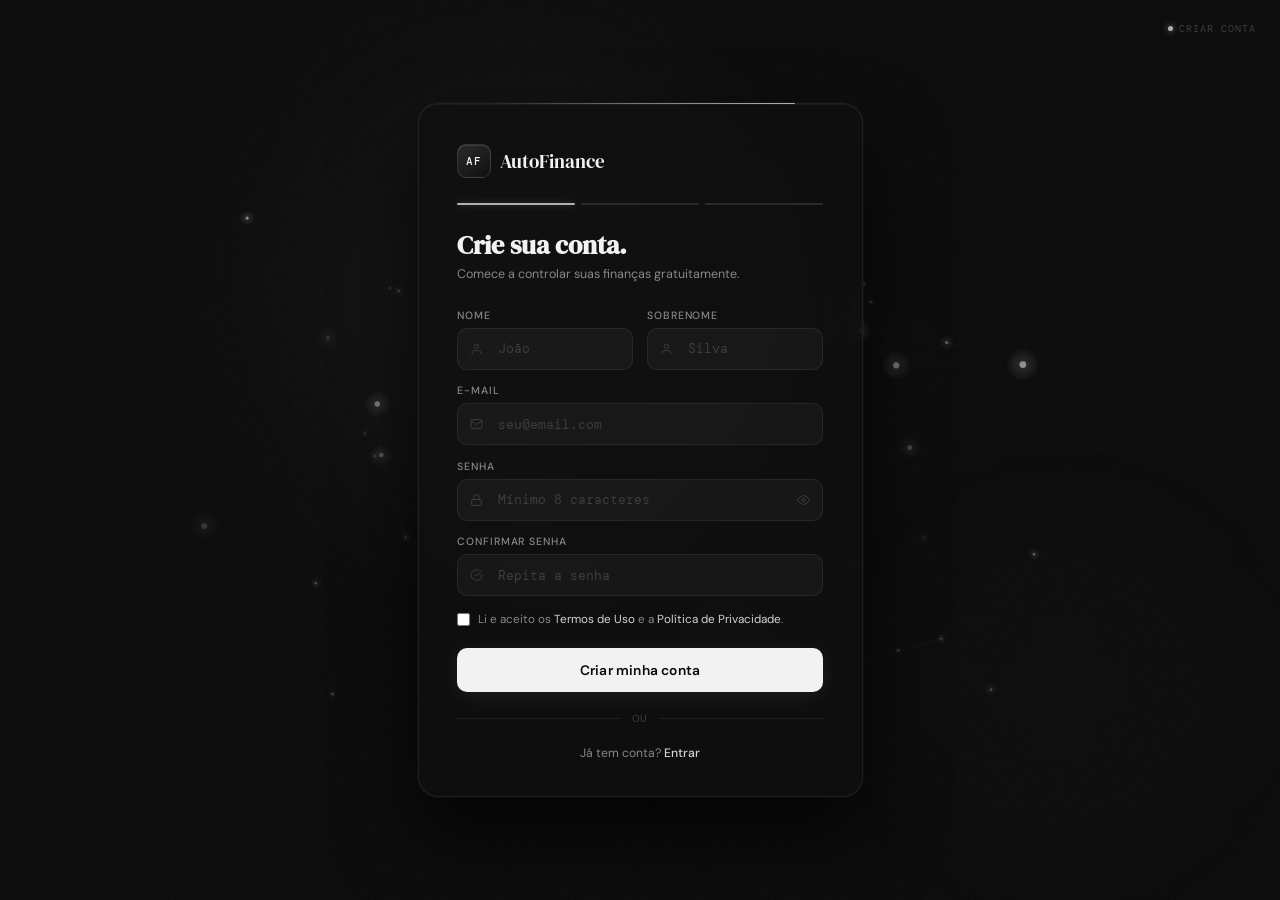
<file: HomePage/assets/register/index.html>
<!DOCTYPE html>
<html lang="pt-BR">

<head>
    <meta charset="UTF-8" />
    <meta name="viewport" content="width=device-width, initial-scale=1.0" />
    <title>AutoFinance — Criar conta</title>
    <link
        href="https://fonts.googleapis.com/css2?family=DM+Serif+Display:ital@0;1&family=DM+Mono:wght@300;400;500&family=DM+Sans:wght@300;400;500;600&display=swap"
        rel="stylesheet" />
    <link rel="stylesheet" href="style.css">
</head>

<body>

    <canvas id="bg-canvas"></canvas>
    <div class="glow-spot glow-a"></div>
    <div class="glow-spot glow-b"></div>

    <div class="badge-3d"><span class="badge-dot"></span>Criar conta</div>

    <div class="page">
        <div class="card">

            <div class="card-logo">
                <div class="logo-mark">AF</div>
                <span class="logo-text">AutoFinance</span>
            </div>

            <div class="steps">
                <div class="step active" id="step1"></div>
                <div class="step" id="step2"></div>
                <div class="step" id="step3"></div>
            </div>

            <h1 class="card-title">Crie sua conta.</h1>
            <p class="card-sub">Comece a controlar suas finanças gratuitamente.</p>

            <form id="registerForm" novalidate>

                <div class="field-row">
                    <div class="field">
                        <label class="field-label" for="firstName">Nome</label>
                        <div class="field-wrap">
                            <input type="text" id="firstName" class="field-input" placeholder="João"
                                autocomplete="given-name" />
                            <span class="field-icon">
                                <svg width="13" height="13" viewBox="0 0 24 24" fill="none" stroke="currentColor"
                                    stroke-width="1.8" stroke-linecap="round" stroke-linejoin="round">
                                    <path d="M20 21v-2a4 4 0 0 0-4-4H8a4 4 0 0 0-4 4v2"></path>
                                    <circle cx="12" cy="7" r="4"></circle>
                                </svg>
                            </span>
                        </div>
                    </div>
                    <div class="field">
                        <label class="field-label" for="lastName">Sobrenome</label>
                        <div class="field-wrap">
                            <input type="text" id="lastName" class="field-input" placeholder="Silva"
                                autocomplete="family-name" />
                            <span class="field-icon">
                                <svg width="13" height="13" viewBox="0 0 24 24" fill="none" stroke="currentColor"
                                    stroke-width="1.8" stroke-linecap="round" stroke-linejoin="round">
                                    <path d="M20 21v-2a4 4 0 0 0-4-4H8a4 4 0 0 0-4 4v2"></path>
                                    <circle cx="12" cy="7" r="4"></circle>
                                </svg>
                            </span>
                        </div>
                    </div>
                </div>

                <div class="field">
                    <label class="field-label" for="email">E-mail</label>
                    <div class="field-wrap">
                        <input type="email" id="email" class="field-input" placeholder="seu@email.com"
                            autocomplete="email" />
                        <span class="field-icon">
                            <svg width="13" height="13" viewBox="0 0 24 24" fill="none" stroke="currentColor"
                                stroke-width="1.8" stroke-linecap="round" stroke-linejoin="round">
                                <path d="M4 4h16c1.1 0 2 .9 2 2v12c0 1.1-.9 2-2 2H4c-1.1 0-2-.9-2-2V6c0-1.1.9-2 2-2z">
                                </path>
                                <polyline points="22,6 12,13 2,6"></polyline>
                            </svg>
                        </span>
                    </div>
                </div>

                <div class="field">
                    <label class="field-label" for="password">Senha</label>
                    <div class="field-wrap">
                        <input type="password" id="password" class="field-input" placeholder="Mínimo 8 caracteres"
                            autocomplete="new-password" />
                        <span class="field-icon">
                            <svg width="13" height="13" viewBox="0 0 24 24" fill="none" stroke="currentColor"
                                stroke-width="1.8" stroke-linecap="round" stroke-linejoin="round">
                                <rect x="3" y="11" width="18" height="11" rx="2"></rect>
                                <path d="M7 11V7a5 5 0 0 1 10 0v4"></path>
                            </svg>
                        </span>
                        <button type="button" class="pwd-toggle" id="pwdToggle">
                            <svg id="eyeIcon" width="13" height="13" viewBox="0 0 24 24" fill="none"
                                stroke="currentColor" stroke-width="1.8" stroke-linecap="round" stroke-linejoin="round">
                                <path d="M1 12s4-8 11-8 11 8 11 8-4 8-11 8-11-8-11-8z"></path>
                                <circle cx="12" cy="12" r="3"></circle>
                            </svg>
                        </button>
                    </div>
                    <div class="pwd-strength" id="pwdStrength">
                        <div class="strength-bar">
                            <div class="strength-fill" id="strengthFill"></div>
                        </div>
                        <span class="strength-label" id="strengthLabel">—</span>
                    </div>
                </div>

                <div class="field">
                    <label class="field-label" for="confirmPassword">Confirmar senha</label>
                    <div class="field-wrap">
                        <input type="password" id="confirmPassword" class="field-input" placeholder="Repita a senha"
                            autocomplete="new-password" />
                        <span class="field-icon">
                            <svg width="13" height="13" viewBox="0 0 24 24" fill="none" stroke="currentColor"
                                stroke-width="1.8" stroke-linecap="round" stroke-linejoin="round">
                                <path d="M22 11.08V12a10 10 0 1 1-5.93-9.14"></path>
                                <polyline points="22 4 12 14.01 9 11.01"></polyline>
                            </svg>
                        </span>
                    </div>
                </div>

                <div id="msgBox" class="msg-box"></div>

                <div class="terms-wrap">
                    <input type="checkbox" id="terms" />
                    <span>Li e aceito os <a href="#">Termos de Uso</a> e a <a href="#">Política de
                            Privacidade</a>.</span>
                </div>

                <button type="submit" class="btn-primary" id="registerBtn">Criar minha conta</button>

            </form>

            <div class="divider">
                <div class="divider-line"></div>
                <span class="divider-text">ou</span>
                <div class="divider-line"></div>
            </div>

            <p class="card-footer">Já tem conta? <a href="../login/index.html">Entrar</a></p>

        </div>
    </div>

    <script src="register.js"></script>

</body>

</html>
</file>
<file: HomePage/style.css>
/* ─────────────────────────────────────────────────────────────
   MAC Studio — style.css
   Apple-inspired, refined minimalism
────────────────────────────────────────────────────────────── */

/* ── Variables ─────────────────────────────────────────────── */

:root {
  /* ── Base ─────────────────────────────────────────────── */
  --surface:        #ffffff;
  --surface-soft:   #f7f7f8;
  --surface-muted:  #f1f1f2;

  /* ── Texto ────────────────────────────────────────────── */
  --ink:            #0b0b0c;
  --ink-soft:       #2a2a2d;
  --ink-muted:      #6e6e73;
  --ink-faint:      #a1a1a6;

  /* ── Accent (neutro elegante) ─────────────────────────── */
  --accent:         #1c1c1e;
  --accent-soft:    #2c2c2e;

  /* 🔥 Substituto do dourado (warm neutral) */
  --accent-warm:        #a8a29e;
  --accent-warm-soft:   rgba(168,162,158,0.18);
  --accent-warm-strong: #8f8a85;

  /* ── Borders ─────────────────────────────────────────── */
  --border:        rgba(0,0,0,0.08);
  --border-soft:   rgba(0,0,0,0.04);

  /* ── Shadows (mais naturais) ─────────────────────────── */
  --shadow-sm:  0 2px 10px rgba(0,0,0,0.05);
  --shadow-md:  0 10px 30px rgba(0,0,0,0.08);
  --shadow-lg:  0 30px 80px rgba(0,0,0,0.12);

  /* ── Radius ──────────────────────────────────────────── */
  --radius-sm:  10px;
  --radius:     16px;
  --radius-lg:  24px;

  /* ── Typography ──────────────────────────────────────── */
  --font-display: 'Cormorant Garamond', Georgia, serif;
  --font-body:    'DM Sans', sans-serif;

  /* ── Motion ──────────────────────────────────────────── */
  --ease-out:    cubic-bezier(0.16, 1, 0.3, 1);
  --ease-spring: cubic-bezier(0.34, 1.56, 0.64, 1);
}

/* ── Reset & Base ───────────────────────────────────────────── */
*, *::before, *::after { box-sizing: border-box; margin: 0; padding: 0; }

html {
  scroll-behavior: smooth;
  font-size: 16px;
  -webkit-font-smoothing: antialiased;
}

body {
  font-family: var(--font-body);
  background: var(--bg);
  color: var(--ink);
  overflow-x: hidden;
  cursor: none;
}

a { text-decoration: none; color: inherit; }
img, svg { display: block; }

/* ── Custom Cursor ──────────────────────────────────────────── */
.cursor {
  position: fixed;
  top: 0; left: 0;
  width: 8px; height: 8px;
  background: var(--ink);
  border-radius: 50%;
  pointer-events: none;
  z-index: 9999;
  transform: translate(-50%, -50%);
  transition: transform 0.1s, background 0.2s, width 0.3s var(--ease-spring), height 0.3s var(--ease-spring);
}

.cursor-follower {
  position: fixed;
  top: 0; left: 0;
  width: 32px; height: 32px;
  border: 1px solid rgba(0,0,0,0.3);
  border-radius: 50%;
  pointer-events: none;
  z-index: 9998;
  transform: translate(-50%, -50%);
  transition: transform 0.18s var(--ease-out), border-color 0.2s, width 0.35s var(--ease-spring), height 0.35s var(--ease-spring);
}

body.cursor-hover .cursor { width: 14px; height: 14px; background: var(--accent-warm); }
body.cursor-hover .cursor-follower { width: 50px; height: 50px; border-color: var(--accent-warm); opacity: 0.4; }

/* ── Navbar ─────────────────────────────────────────────────── */
.navbar {
  position: fixed;
  top: 0; left: 0; right: 0;
  z-index: 100;
  display: flex;
  align-items: center;
  justify-content: space-between;
  padding: 0 5vw;
  height: 64px;
  background: transparent;
  transition: background 0.4s, backdrop-filter 0.4s, box-shadow 0.4s;
}

.navbar.scrolled {
  background: rgba(248,247,244,0.85);
  backdrop-filter: blur(20px);
  -webkit-backdrop-filter: blur(20px);
  box-shadow: 0 1px 0 var(--border);
}

.nav-logo {
  font-family: var(--font-display);
  font-size: 1.5rem;
  font-weight: 600;
  letter-spacing: 0.12em;
  color: var(--ink);
}

.nav-links {
  display: flex;
  gap: 2.5rem;
  list-style: none;
}

.nav-link {
  font-size: 0.78rem;
  font-weight: 400;
  letter-spacing: 0.08em;
  text-transform: uppercase;
  color: var(--ink-muted);
  transition: color 0.2s;
  position: relative;
}
.nav-link::after {
  content: '';
  position: absolute;
  bottom: -3px; left: 0; right: 0;
  height: 1px;
  background: var(--accent-warm);
  transform: scaleX(0);
  transition: transform 0.3s var(--ease-out);
}
.nav-link:hover { color: var(--ink); }
.nav-link:hover::after { transform: scaleX(1); }

/* Hamburger */
.nav-toggle {
  display: none;
  flex-direction: column;
  gap: 5px;
  background: none;
  border: none;
  cursor: none;
  padding: 4px;
}
.nav-toggle span {
  display: block;
  width: 22px; height: 1.5px;
  background: var(--ink);
  transition: transform 0.3s, opacity 0.3s;
}

/* ── Hero ───────────────────────────────────────────────────── */
.hero {
  position: relative;
  width: 100vw;
  height: 100vh;
  display: flex;
  align-items: center;
  justify-content: center;
  overflow: hidden;
}

/* Ambient blobs */
.blob {
  position: absolute;
  border-radius: 50%;
  filter: blur(80px);
  opacity: 0.35;
  pointer-events: none;
}
.blob-1 {
  width: 600px; height: 600px;
  background: radial-gradient(circle, #e8e0d0 0%, transparent 70%);
  top: -100px; left: -100px;
  animation: driftBlob1 18s ease-in-out infinite alternate;
}
.blob-2 {
  width: 500px; height: 500px;
  background: radial-gradient(circle, #d6e8e0 0%, transparent 70%);
  bottom: -80px; right: -80px;
  animation: driftBlob2 22s ease-in-out infinite alternate;
}
.blob-3 {
  width: 400px; height: 400px;
  background: radial-gradient(circle, #e8d6d0 0%, transparent 70%);
  top: 50%; left: 50%;
  transform: translate(-50%, -50%);
  animation: driftBlob3 14s ease-in-out infinite alternate;
}

@keyframes driftBlob1 {
  from { transform: translate(0, 0) scale(1); }
  to   { transform: translate(80px, 60px) scale(1.15); }
}
@keyframes driftBlob2 {
  from { transform: translate(0, 0) scale(1); }
  to   { transform: translate(-60px, -80px) scale(1.1); }
}
@keyframes driftBlob3 {
  from { transform: translate(-50%, -50%) scale(1); }
  to   { transform: translate(-48%, -52%) scale(1.08); }
}

/* Canvas for connecting lines */
.orbit-canvas {
  position: absolute;
  inset: 0;
  pointer-events: none;
  z-index: 0;
}

/* Central hero logo */
.hero-center {
  position: absolute;
  left: 50%; top: 50%;
  transform: translate(-50%, -50%);
  text-align: center;
  z-index: 2;
  pointer-events: none;
  will-change: transform;
}

.logo-ring {
  position: absolute;
  left: 50%; top: 50%;
  width: 140px; height: 140px;
  transform: translate(-50%, -50%);
  border: 1px solid rgba(0,0,0,0.08);
  border-radius: 50%;
  animation: ringPulse 4s ease-in-out infinite;
}
.logo-ring::before {
  content: '';
  position: absolute;
  inset: -20px;
  border: 1px solid rgba(0,0,0,0.04);
  border-radius: 50%;
  animation: ringPulse 4s ease-in-out 1s infinite;
}

@keyframes ringPulse {
  0%, 100% { opacity: 0.5; transform: translate(-50%, -50%) scale(1); }
  50%       { opacity: 0.2; transform: translate(-50%, -50%) scale(1.06); }
}

.hero-logo {
  font-family: var(--font-display);
  font-size: clamp(5rem, 12vw, 9rem);
  font-weight: 300;
  letter-spacing: 0.25em;
  color: var(--ink);
  line-height: 1;
  opacity: 0;
  animation: fadeUp 1.2s var(--ease-out) 0.3s forwards;
}

.hero-tagline {
  font-family: var(--font-body);
  font-size: 0.75rem;
  font-weight: 300;
  letter-spacing: 0.3em;
  text-transform: uppercase;
  color: var(--ink-muted);
  margin-top: 0.75rem;
  opacity: 0;
  animation: fadeUp 1.2s var(--ease-out) 0.6s forwards;
}

/* ── App Nodes ──────────────────────────────────────────────── */
.app-node {
  position: absolute;
  z-index: 3;
  cursor: none;
  transform: translate(-50%, -50%);
}

.node-icon {
  width: 64px; height: 64px;
  background: var(--surface);
  border: 1px solid var(--border);
  border-radius: 18px;
  display: flex;
  align-items: center;
  justify-content: center;
  box-shadow: var(--shadow-sm);
  transition: transform 0.4s var(--ease-spring), box-shadow 0.3s;
  color: var(--ink);
  will-change: transform;
}
.node-icon svg { width: 28px; height: 28px; }

.app-node:hover .node-icon {
  transform: scale(1.25) translateY(-6px);
  box-shadow: var(--shadow-lg);
  color: var(--accent-warm);
  border-color: rgba(200,169,110,0.4);
}


/* Tooltip */
.node-tooltip {
  position: absolute;
  bottom: calc(100% + 12px);
  left: 50%;
  transform: translateX(-50%) translateY(6px);
  background: var(--surface);
  border: 1px solid var(--border);
  border-radius: 12px;
  padding: 10px 14px;
  min-width: 160px;
  text-align: center;
  box-shadow: var(--shadow-md);
  opacity: 0;
  pointer-events: none;
  transition: opacity 0.25s var(--ease-out), transform 0.25s var(--ease-out);
  white-space: nowrap;
}

.app-node:hover .node-tooltip {
  opacity: 1;
  transform: translateX(-50%) translateY(0);
}

.tooltip-name {
  display: block;
  font-size: 0.78rem;
  font-weight: 500;
  letter-spacing: 0.05em;
  color: var(--ink);
}
.tooltip-desc {
  display: block;
  font-size: 0.7rem;
  color: var(--ink-muted);
  margin-top: 2px;
  white-space: normal;
  line-height: 1.4;
}

/* Scroll hint */
.scroll-hint {
  position: absolute;
  bottom: 2.5rem;
  left: 50%;
  transform: translateX(-50%);
  display: flex;
  flex-direction: column;
  align-items: center;
  gap: 8px;
  opacity: 0;
  animation: fadeUp 1s var(--ease-out) 1.2s forwards;
}
.scroll-hint span {
  font-size: 0.65rem;
  letter-spacing: 0.2em;
  text-transform: uppercase;
  color: var(--ink-faint);
}
.scroll-line {
  width: 1px; height: 48px;
  background: linear-gradient(to bottom, var(--ink-faint), transparent);
  animation: scrollDrop 2s ease-in-out 1.5s infinite;
}
@keyframes scrollDrop {
  0%   { transform: scaleY(0); transform-origin: top; opacity: 0; }
  50%  { transform: scaleY(1); transform-origin: top; opacity: 1; }
  100% { transform: scaleY(0); transform-origin: bottom; opacity: 0; }
}

/* ── About ──────────────────────────────────────────────────── */
.about {
  padding: 12rem 5vw 10rem;
  position: relative;
}

.about-inner { max-width: 1100px; margin: 0 auto; }

.section-label {
  font-size: 0.68rem;
  letter-spacing: 0.3em;
  text-transform: uppercase;
  color: var(--accent-warm);
  font-weight: 500;
  margin-bottom: 2rem;
}

.about-heading {
  font-family: var(--font-display);
  font-size: clamp(3rem, 7vw, 5.5rem);
  font-weight: 300;
  line-height: 1.1;
  letter-spacing: -0.01em;
  margin-bottom: 4rem;
  color: var(--ink);
}
.about-heading em {
  font-style: italic;
  color: var(--ink-muted);
}

.about-cols {
  display: grid;
  grid-template-columns: 1fr 1fr;
  gap: 3rem;
  margin-bottom: 5rem;
}

.about-text {
  font-size: 1rem;
  line-height: 1.75;
  color: var(--ink-muted);
  font-weight: 300;
}

.about-stats {
  display: flex;
  gap: 5rem;
  padding-top: 3rem;
  border-top: 1px solid var(--border);
}

.stat { display: flex; flex-direction: column; gap: 4px; }
.stat-number {
  font-family: var(--font-display);
  font-size: 2.8rem;
  font-weight: 300;
  color: var(--ink);
  letter-spacing: -0.02em;
}
.stat-label {
  font-size: 0.72rem;
  text-transform: uppercase;
  letter-spacing: 0.15em;
  color: var(--ink-faint);
}

/* ── Apps Grid ──────────────────────────────────────────────── */
.apps-grid {
  background: var(--ink);
  padding: 10rem 5vw;
}

.apps-inner { max-width: 1100px; margin: 0 auto; }

.apps-grid .section-label { color: var(--accent-warm); }

.apps-heading {
  font-family: var(--font-display);
  font-size: clamp(3rem, 6vw, 5rem);
  font-weight: 300;
  color: #f8f7f4;
  letter-spacing: 0.02em;
  margin-bottom: 4rem;
}

.cards {
  display: grid;
  grid-template-columns: repeat(3, 1fr);
  gap: 1.5px;
  background: rgba(255,255,255,0.08);
  border: 1px solid rgba(255,255,255,0.08);
  border-radius: 20px;
  overflow: hidden;
}

.app-card {
  display: flex;
  flex-direction: column;
  gap: 2rem;
  padding: 3rem 2.5rem;
  background: rgba(255,255,255,0.03);
  transition: background 0.3s;
  position: relative;
  overflow: hidden;
  cursor: none;
}

.app-card::after {
  content: '';
  position: absolute;
  inset: 0;
  background: linear-gradient(135deg, rgba(200,169,110,0.06) 0%, transparent 60%);
  opacity: 0;
  transition: opacity 0.4s;
}

.app-card:hover { background: rgba(255,255,255,0.06); }
.app-card:hover::after { opacity: 1; }

.card-icon {
  color: var(--accent-warm);
  width: 56px; height: 56px;
  opacity: 0.8;
  transition: opacity 0.3s, transform 0.4s var(--ease-spring);
}
.card-icon svg { width: 100%; height: 100%; }
.app-card:hover .card-icon { opacity: 1; transform: scale(1.08) rotate(-2deg); }

.card-body { flex: 1; }
.card-name {
  font-size: 1.1rem;
  font-weight: 500;
  color: rgba(248,247,244,0.9);
  letter-spacing: 0.02em;
  margin-bottom: 0.6rem;
}
.card-desc {
  font-size: 0.85rem;
  line-height: 1.65;
  color: rgba(248,247,244,0.4);
  font-weight: 300;
}

.card-arrow {
  align-self: flex-end;
  font-size: 1.2rem;
  color: rgba(248,247,244,0.2);
  transition: color 0.3s, transform 0.3s;
}
.app-card:hover .card-arrow { color: var(--accent-warm); transform: translateX(4px); }

/* ── Contact ────────────────────────────────────────────────── */
.contact {
  padding: 12rem 5vw 0;
  position: relative;
}

.contact-inner {
  max-width: 1100px;
  margin: 0 auto;
  padding-bottom: 6rem;
  border-bottom: 1px solid var(--border);
}

.contact-heading {
  font-family: var(--font-display);
  font-size: clamp(3rem, 7vw, 5.5rem);
  font-weight: 300;
  line-height: 1.1;
  margin-bottom: 3rem;
}
.contact-heading em {
  font-style: italic;
  color: var(--ink-muted);
}

.contact-email {
  display: inline-block;
  font-size: 1.4rem;
  font-weight: 300;
  color: var(--ink);
  letter-spacing: 0.02em;
  position: relative;
  margin-bottom: 2.5rem;
  transition: color 0.2s;
}
.contact-email::after {
  content: '';
  position: absolute;
  bottom: -4px; left: 0; right: 0;
  height: 1px;
  background: var(--accent-warm);
  transform: scaleX(0);
  transform-origin: left;
  transition: transform 0.4s var(--ease-out);
}
.contact-email:hover { color: var(--accent-warm); }
.contact-email:hover::after { transform: scaleX(1); }

.contact-links {
  display: flex;
  align-items: center;
  gap: 1rem;
}
.contact-link {
  font-size: 0.8rem;
  letter-spacing: 0.1em;
  text-transform: uppercase;
  color: var(--ink-muted);
  transition: color 0.2s;
}
.contact-link:hover { color: var(--ink); }
.contact-sep { color: var(--ink-faint); }

.footer {
  max-width: 1100px;
  margin: 0 auto;
  padding: 2rem 0;
  display: flex;
  justify-content: space-between;
  align-items: center;
  font-size: 0.72rem;
  letter-spacing: 0.08em;
  text-transform: uppercase;
  color: var(--ink-faint);
}

/* ── Reveal animations ──────────────────────────────────────── */
.reveal {
  opacity: 0;
  transform: translateY(30px);
  transition: opacity 0.9s var(--ease-out), transform 0.9s var(--ease-out);
}
.reveal.visible {
  opacity: 1;
  transform: translateY(0);
}

/* Stagger delays for children */
.reveal:nth-child(1) { transition-delay: 0s; }
.reveal:nth-child(2) { transition-delay: 0.1s; }
.reveal:nth-child(3) { transition-delay: 0.2s; }
.reveal:nth-child(4) { transition-delay: 0.3s; }
.reveal:nth-child(5) { transition-delay: 0.4s; }

/* ── Shared keyframes ───────────────────────────────────────── */
@keyframes fadeUp {
  from { opacity: 0; transform: translateY(20px); }
  to   { opacity: 1; transform: translateY(0); }
}

/* ── Modal ──────────────────────────────────────────────────── */
.modal-overlay {
  position: fixed;
  inset: 0;
  background: rgba(0,0,0,0.6);
  backdrop-filter: blur(8px);
  -webkit-backdrop-filter: blur(8px);
  z-index: 9995;
  opacity: 0;
  visibility: hidden;
  transition: opacity 0.4s var(--ease-out), visibility 0.4s;
  display: flex;
  align-items: center;
  justify-content: center;
  padding: 2rem;
}


.modal-overlay .app-modal {
  background: var(--surface);
  border-radius: var(--radius);
  max-width: min(500px, 90vw);
  max-height: 80vh;
  overflow-y: auto;
  box-shadow: var(--shadow-lg);
  transform: scale(0.95) translateY(20px);
  opacity: 0;
  transition: transform 0.4s var(--ease-spring), opacity 0.3s;
  position: relative;
}

.modal-overlay:has(.app-modal.active) {
  opacity: 1;
  visibility: visible;
}

.modal-overlay .app-modal.active {
  transform: scale(1) translateY(0);
  opacity: 1;
}

.modal-close {
  position: absolute;
  top: 1rem;
  right: 1rem;
  width: 32px;
  height: 32px;
  border: none;
  background: none;
  font-size: 1.5rem;
  color: var(--ink-muted);
  cursor: pointer;
  display: flex;
  align-items: center;
  justify-content: center;
  border-radius: 50%;
  transition: color 0.2s, background 0.2s;
}
.modal-close:hover {
  color: var(--ink);
  background: rgba(0,0,0,0.05);
}

/* Novos estilos para melhor indicação */
.modal-category {
  margin: 0.5rem auto 1rem;
  padding: 0.4rem 1rem;
  background: linear-gradient(135deg, var(--accent-warm), #838281);
  color: var(--surface);
  font-size: 0.75rem;
  font-weight: 500;
  border-radius: 20px;
  width: fit-content;
  letter-spacing: 0.05em;
  opacity: 0;
  transform: translateY(10px);
  transition: all 0.4s var(--ease-out) 0.1s;
}
.app-modal.active .modal-category { opacity: 1; transform: translateY(0); }

.modal-version {
  font-size: 0.85rem;
  color: var(--accent-warm);
  font-weight: 500;
  text-align: center;
  margin-bottom: 1.5rem;
  letter-spacing: 0.03em;
  opacity: 0;
  transform: translateY(10px);
  transition: all 0.4s var(--ease-out) 0.2s;
}
.app-modal.active .modal-version { opacity: 1; transform: translateY(0); }

.modal-preview {
  width: 100%;
  max-width: 400px;
  height: 220px;
  object-fit: cover;
  border-radius: 16px;
  margin: 0 auto 1.5rem;
  box-shadow: var(--shadow-md);
  display: block;
  opacity: 0;
  transform: scale(0.95);
  transition: all 0.5s var(--ease-spring) 0.3s;
}
.app-modal.active .modal-preview { opacity: 1; transform: scale(1); }

.modal-features {
  list-style: none;
  padding: 0 1rem 1rem;
  margin: 0 auto 1.5rem;
  max-width: 320px;
  opacity: 0;
  transform: translateY(15px);
  transition: all 0.4s var(--ease-out) 0.4s;
}
.app-modal.active .modal-features { opacity: 1; transform: translateY(0); }
.modal-features li {
  font-size: 0.9rem;
  color: var(--ink);
  padding: 0.4rem 0;
  position: relative;
  padding-left: 1.2rem;
}
.modal-features li::before {
  content: '';
  position: absolute;
  left: 0;
  top: 0.6rem;
  width: 6px; height: 6px;
  background: var(--accent-warm);
  border-radius: 50%;
}

/* Temas por app */
.app-modal[data-app="0"] { --app-gradient: linear-gradient(135deg, #10b981, #059669); }
.app-modal[data-app="1"] { --app-gradient: linear-gradient(135deg, #3b82f6, #1d4ed8); }
.app-modal[data-app="2"] { --app-gradient: linear-gradient(135deg, #8b5cf6, #6d28d9); }
.app-modal[data-app="0"] .modal-icon svg,
.app-modal[data-app="1"] .modal-icon svg,
.app-modal[data-app="2"] .modal-icon svg { color: var(--surface); }

.modal-icon {
  margin: 2rem auto 1.5rem;
  width: 100px;
  height: 100px;
  border-radius: 24px;
  background: rgba(0,0,0,0.02);
  display: flex;
  align-items: center;
  justify-content: center;
  border: 1px solid var(--border);
  opacity: 0;
  transform: scale(0.8) rotate(-5deg);
  transition: all 0.5s var(--ease-spring);
}
.app-modal.active .modal-icon { 
  opacity: 1; 
  transform: scale(1) rotate(0deg); 
}
.modal-icon svg {
  width: 48px;
  height: 48px;
  color: var(--accent-warm);
}

.modal-name {
  font-family: var(--font-display);
  font-size: 1.8rem;
  font-weight: 400;
  text-align: center;
  margin-bottom: 1rem;
  color: var(--ink);
  letter-spacing: -0.01em;
  opacity: 0;
  transform: translateY(10px);
  transition: all 0.4s var(--ease-out) 0.15s;
}
.app-modal.active .modal-name { opacity: 1; transform: translateY(0); }

.modal-desc {
  font-size: 1rem;
  line-height: 1.7;
  color: var(--ink-muted);
  text-align: center;
  padding: 0 1rem 2rem;
  max-width: 100%;
  opacity: 0;
  transform: translateY(10px);
  transition: all 0.4s var(--ease-out) 0.5s;
}
.app-modal.active .modal-desc { opacity: 1; transform: translateY(0); }

.modal-link {
  display: block;              /* 🔥 ESSENCIAL */
  width: fit-content;                 /* evita esticar */
  margin: 0 auto 2rem;
  
  padding: 0.5rem 1.4rem;             /* menor */
  
  background: var(--accent-warm);
  color: var(--surface);
  border-radius: 999px;               /* mais elegante */
  
  font-size: 14px;                    /* menor */
  font-weight: 500;
  text-align: center;
  text-decoration: none;

  width: fit-content;

  box-shadow: 0 4px 20px rgba(200,169,110,0.3);

  opacity: 0;
  transform: translateY(10px);
  transition: all 0.4s var(--ease-out) 0.6s;
}

.app-modal.active .modal-link {
  opacity: 1;
  transform: translateY(0);
}

.modal-link:hover {
  transform: translateY(-2px);
  box-shadow: 0 8px 30px rgba(200,169,110,0.4);
}

.modal-actions {
  display: flex;
  justify-content: center;
}


/* ── Responsive ─────────────────────────────────────────────── */
@media (max-width: 900px) {
  .nav-links { display: none; }
  .nav-toggle { display: flex; }

  .nav-links.open {
    display: flex;
    flex-direction: column;
    position: fixed;
    top: 64px; left: 0; right: 0;
    background: rgba(248,247,244,0.97);
    backdrop-filter: blur(20px);
    padding: 2rem 5vw;
    gap: 1.5rem;
    border-bottom: 1px solid var(--border);
    animation: slideDown 0.3s var(--ease-out);
  }
  @keyframes slideDown {
    from { opacity: 0; transform: translateY(-12px); }
    to   { opacity: 1; transform: translateY(0); }
  }

  .about-cols { grid-template-columns: 1fr; gap: 1.5rem; }
  .about-stats { gap: 2.5rem; }

  .cards { grid-template-columns: 1fr; }

  /* Mobile nodes: reposition to fixed spots */
  .app-node { display: none; }

  .hero-logo { font-size: clamp(4rem, 22vw, 6rem); }

  body { cursor: auto; }
  .cursor, .cursor-follower { display: none; }

  .modal-overlay { padding: 1rem; }
  .modal-preview { height: 180px; }
}


@media (max-width: 600px) {
  .about { padding: 8rem 5vw 6rem; }
  .apps-grid { padding: 6rem 5vw; }
  .contact { padding: 8rem 5vw 0; }

  .about-stats { flex-wrap: wrap; gap: 2rem; }
  .footer { flex-direction: column; gap: 0.5rem; text-align: center; }
}
/* ─── CARD LATERAL DO APP ───────────────────── */
.node-card {
  position: absolute;
  top: 50%;
  left: calc(100% + 12px);
  transform: translateY(-50%) translateX(-10px);
  
  background: rgba(255,255,255,0.75);
  backdrop-filter: blur(20px);
  border: 1px solid var(--border);
  border-radius: 12px;
  
  padding: 10px 14px;
  width: 160px;

  font-size: 0.7rem;
  color: var(--ink-muted);
  line-height: 1.4;

  opacity: 0;
  pointer-events: none;

  transition: all 0.3s var(--ease-out);
}

/* seta */
.node-card::before {
  content: '';
  position: absolute;
  left: -6px;
  top: 50%;
  transform: translateY(-50%) rotate(45deg);

  width: 10px;
  height: 10px;
  background: rgba(255,255,255,0.75);
  border-left: 1px solid var(--border);
  border-bottom: 1px solid var(--border);
}

/* aparecer */
.app-node:hover .node-card {
  opacity: 1;
  transform: translateY(-50%) translateX(0);
}
</file>
<file: HomePage/assets/login/style.css>
:root {
    /* ── Neutros ── */
    --bg: #0A0A0A;
    --bg-card: rgba(16, 16, 16, 0.80);
    --ink: #F2F2F2;
    --ink-muted: #888888;
    --ink-faint: #3E3E3E;

    /* Accent neutro — branco com opacidade */
    --accent: #FFFFFF;
    --accent-glow: rgba(255, 255, 255, 0.08);
    --accent-focus: rgba(255, 255, 255, 0.25);

    /* Tons de cinza */
    --gray-100: #F2F2F2;
    --gray-200: #D4D4D4;
    --gray-400: #888888;
    --gray-600: #444444;
    --gray-700: #2A2A2A;
    --gray-800: #1A1A1A;
    --gray-900: #111111;

    --border: rgba(255, 255, 255, 0.07);
    --border-focus: rgba(255, 255, 255, 0.30);

    --error: #f87171;

    --font-display: 'DM Serif Display', serif;
    --font-mono: 'DM Mono', monospace;
    --font-body: 'DM Sans', sans-serif;
    --t: .2s ease;
}

*,
*::before,
*::after {
    box-sizing: border-box;
    margin: 0;
    padding: 0;
}

html,
body {
    height: 100%;
    font-family: var(--font-body);
    background: var(--bg);
    color: var(--ink);
    -webkit-font-smoothing: antialiased;
    overflow: hidden;
}

/* ── Canvas 3D ── */
#bg-canvas {
    position: fixed;
    inset: 0;
    z-index: 0;
}

/* Grain overlay */
body::before {
    content: '';
    position: fixed;
    inset: 0;
    background-image: url("data:image/svg+xml,%3Csvg viewBox='0 0 256 256' xmlns='http://www.w3.org/2000/svg'%3E%3Cfilter id='n'%3E%3CfeTurbulence type='fractalNoise' baseFrequency='0.85' numOctaves='4' stitchTiles='stitch'/%3E%3C/filter%3E%3Crect width='100%25' height='100%25' filter='url(%23n)' opacity='0.045'/%3E%3C/svg%3E");
    background-size: 200px;
    pointer-events: none;
    z-index: 1;
}

/* Glow spots — neutros */
.glow-spot {
    position: fixed;
    border-radius: 50%;
    filter: blur(90px);
    pointer-events: none;
    z-index: 1;
}

.glow-a {
    width: 520px;
    height: 520px;
    top: 40%;
    left: 45%;
    transform: translate(-60%, -60%);
    background: rgba(255, 255, 255, 0.04);
}

.glow-b {
    width: 300px;
    height: 300px;
    bottom: 5%;
    right: 8%;
    background: rgba(200, 200, 200, 0.03);
}

/* ── Layout ── */
.page {
    position: relative;
    z-index: 2;
    min-height: 100vh;
    display: flex;
    align-items: center;
    justify-content: center;
    padding: 2rem;
}

/* ── Card ── */
.card {
    width: 100%;
    max-width: 420px;
    background: var(--bg-card);
    border: 1px solid var(--border);
    border-radius: 20px;
    padding: 2.8rem 2.4rem 2.4rem;
    backdrop-filter: blur(28px);
    -webkit-backdrop-filter: blur(28px);
    box-shadow:
        0 0 0 1px rgba(255, 255, 255, .03),
        0 40px 80px rgba(0, 0, 0, .7),
        inset 0 1px 0 rgba(255, 255, 255, .06);
    position: relative;
    animation: cardIn .65s cubic-bezier(.16, 1, .3, 1) forwards;
    opacity: 0;
    transform: translateY(20px) scale(.975);
}

@keyframes cardIn {
    to {
        opacity: 1;
        transform: translateY(0) scale(1);
    }
}

/* Top shimmer line */
.card::before {
    content: '';
    position: absolute;
    top: -1px;
    left: 15%;
    right: 15%;
    height: 1px;
    background: linear-gradient(90deg,
            transparent,
            rgba(255, 255, 255, .35),
            rgba(255, 255, 255, .6),
            rgba(255, 255, 255, .35),
            transparent);
    border-radius: 99px;
    animation: shimmer 4s linear infinite;
    background-size: 200% 100%;
}

@keyframes shimmer {
    0% {
        background-position: -200% 0;
    }

    100% {
        background-position: 200% 0;
    }
}

/* ── Logo ── */
.card-logo {
    display: flex;
    align-items: center;
    gap: .6rem;
    margin-bottom: 2rem;
}

.logo-mark {
    width: 34px;
    height: 34px;
    background: linear-gradient(145deg, var(--gray-700), var(--gray-900));
    color: var(--ink);
    font-family: var(--font-mono);
    font-size: .7rem;
    font-weight: 500;
    letter-spacing: .05em;
    border-radius: 9px;
    border: 1px solid rgba(255, 255, 255, .12);
    display: flex;
    align-items: center;
    justify-content: center;
    box-shadow: 0 0 20px rgba(255, 255, 255, .05), inset 0 1px 0 rgba(255, 255, 255, .1);
}

.logo-text {
    font-family: var(--font-display);
    font-size: 1.2rem;
    color: var(--ink);
}

/* ── Headings ── */
.card-title {
    font-family: var(--font-display);
    font-size: 1.75rem;
    color: var(--ink);
    line-height: 1.1;
    margin-bottom: .4rem;
    animation: fadeUp .5s .12s ease both;
}

.card-sub {
    font-size: .79rem;
    color: var(--ink-muted);
    margin-bottom: 2rem;
    animation: fadeUp .5s .18s ease both;
}

@keyframes fadeUp {
    from {
        opacity: 0;
        transform: translateY(7px)
    }

    to {
        opacity: 1;
        transform: translateY(0)
    }
}

/* ── Fields ── */
.field {
    margin-bottom: 1.05rem;
    animation: fadeUp .5s ease both;
}

.field:nth-child(1) {
    animation-delay: .24s
}

.field:nth-child(2) {
    animation-delay: .30s
}

.field-label {
    display: block;
    font-size: .67rem;
    font-weight: 500;
    letter-spacing: .09em;
    text-transform: uppercase;
    color: var(--ink-muted);
    margin-bottom: .42rem;
}

.field-wrap {
    position: relative;
}

.field-icon {
    position: absolute;
    left: .88rem;
    top: 50%;
    transform: translateY(-50%);
    color: var(--ink-faint);
    display: flex;
    align-items: center;
    pointer-events: none;
    transition: color var(--t);
}

.field-input {
    width: 100%;
    padding: .76rem .9rem .76rem 2.55rem;
    background: rgba(255, 255, 255, .04);
    border: 1px solid var(--border);
    border-radius: 10px;
    font-family: var(--font-mono);
    font-size: .81rem;
    color: var(--ink);
    outline: none;
    transition: border-color var(--t), box-shadow var(--t), background var(--t);
}

.field-input::placeholder {
    color: var(--ink-faint);
}

.field-input:focus {
    border-color: var(--border-focus);
    background: rgba(255, 255, 255, .06);
    box-shadow: 0 0 0 3px rgba(255, 255, 255, .06), 0 0 24px rgba(255, 255, 255, .03);
}

.field-wrap:focus-within .field-icon {
    color: var(--gray-200);
}

/* ── Password toggle ── */
.pwd-toggle {
    position: absolute;
    right: .82rem;
    top: 50%;
    transform: translateY(-50%);
    background: none;
    border: none;
    color: var(--ink-faint);
    cursor: pointer;
    display: flex;
    align-items: center;
    transition: color var(--t);
}

.pwd-toggle:hover {
    color: var(--ink-muted);
}

/* ── Extras row ── */
.extras-row {
    display: flex;
    align-items: center;
    justify-content: space-between;
    margin-bottom: 1.5rem;
    animation: fadeUp .5s .38s ease both;
}

.checkbox-wrap {
    display: flex;
    align-items: center;
    gap: .42rem;
    cursor: pointer;
    user-select: none;
}

.checkbox-wrap input[type="checkbox"] {
    width: 14px;
    height: 14px;
    accent-color: var(--gray-400);
    cursor: pointer;
}

.checkbox-wrap span {
    font-size: .74rem;
    color: var(--ink-muted);
}

.forgot-link {
    font-size: .74rem;
    color: var(--ink-muted);
    text-decoration: none;
    transition: color var(--t);
}

.forgot-link:hover {
    color: var(--ink);
}

/* ── Button ── */
.btn-primary {
    width: 100%;
    padding: .84rem;
    background: var(--ink);
    color: #0A0A0A;
    border: none;
    border-radius: 10px;
    font-family: var(--font-body);
    font-size: .87rem;
    font-weight: 600;
    letter-spacing: .015em;
    cursor: pointer;
    position: relative;
    overflow: hidden;
    transition: transform var(--t), box-shadow var(--t), background var(--t);
    box-shadow: 0 4px 20px rgba(255, 255, 255, .08);
    animation: fadeUp .5s .44s ease both;
}

.btn-primary::before {
    content: '';
    position: absolute;
    inset: 0;
    background: linear-gradient(135deg, rgba(255, 255, 255, .12), transparent);
    opacity: 0;
    transition: opacity var(--t);
}

.btn-primary:hover {
    transform: translateY(-1px);
    box-shadow: 0 8px 32px rgba(255, 255, 255, .12);
}

.btn-primary:hover::before {
    opacity: 1;
}

.btn-primary:active {
    transform: translateY(0);
}

.btn-primary.loading {
    pointer-events: none;
    opacity: .65;
}

.btn-primary.loading::after {
    content: '';
    position: absolute;
    right: 1rem;
    top: 50%;
    transform: translateY(-50%);
    width: 14px;
    height: 14px;
    border: 2px solid rgba(0, 0, 0, .25);
    border-top-color: #000;
    border-radius: 50%;
    animation: spin .6s linear infinite;
}

@keyframes spin {
    to {
        transform: translateY(-50%) rotate(360deg)
    }
}

/* ── Divider ── */
.divider {
    display: flex;
    align-items: center;
    gap: .8rem;
    margin: 1.4rem 0;
    animation: fadeUp .5s .48s ease both;
}

.divider-line {
    flex: 1;
    height: 1px;
    background: var(--border);
}

.divider-text {
    font-size: .66rem;
    color: var(--ink-faint);
    letter-spacing: .06em;
    text-transform: uppercase;
}

/* ── Footer ── */
.card-footer {
    text-align: center;
    font-size: .77rem;
    color: var(--ink-muted);
    animation: fadeUp .5s .52s ease both;
}

.card-footer a {
    color: var(--gray-200);
    text-decoration: none;
    font-weight: 500;
    transition: color var(--t);
}

.card-footer a:hover {
    color: var(--ink);
}

/* ── Error ── */
.error-msg {
    display: none;
    font-size: .73rem;
    color: var(--error);
    margin-top: .35rem;
    margin-bottom: .8rem;
    padding: .48rem .72rem;
    background: rgba(248, 113, 113, .07);
    border: 1px solid rgba(248, 113, 113, .18);
    border-radius: 8px;
}

.error-msg.visible {
    display: block;
}

/* ── Badge ── */
.badge-3d {
    position: fixed;
    top: 1.4rem;
    right: 1.5rem;
    font-family: var(--font-mono);
    font-size: .63rem;
    letter-spacing: .1em;
    color: var(--ink-faint);
    text-transform: uppercase;
    z-index: 10;
    display: flex;
    align-items: center;
    gap: .4rem;
}

.badge-dot {
    width: 5px;
    height: 5px;
    border-radius: 50%;
    background: var(--gray-400);
    box-shadow: 0 0 6px var(--gray-400);
    animation: pulse 2.5s ease-in-out infinite;
}

@keyframes pulse {

    0%,
    100% {
        opacity: 1;
        box-shadow: 0 0 6px var(--gray-400);
    }

    50% {
        opacity: .45;
        box-shadow: 0 0 12px var(--gray-600);
    }
}
</file>
<file: HomePage/assets/profile/style.css>
/* ═══════════════════════════════════════
   MAC Studio — Profile Page
   Consistent with AutoFinance design system
═══════════════════════════════════════ */

*, *::before, *::after { box-sizing: border-box; margin: 0; padding: 0; }

:root {
  --cream: #F7F4EE;
  --cream-dark: #EDE9E0;
  --cream-deep: #DDD9CE;
  --ink: #1C1A17;
  --ink-muted: #6B6760;
  --ink-faint: #ABA89F;

  --green: #2D6A4F;
  --green-light: #E8F5EE;
  --red: #C0392B;
  --red-light: #FDECEA;
  --amber: #B7791F;
  --amber-light: #FEF3C7;
  --blue: #1A4D7C;
  --blue-light: #E8F0FA;

  --panel-bg: #ffffff;
  --dash-bg: var(--cream);
  --sidebar-w: 260px;
  --topbar-h: 56px;

  --radius-sm: 6px;
  --radius-md: 12px;
  --radius-lg: 16px;
  --shadow-sm: 0 1px 4px rgba(28,26,23,.07);
  --shadow-md: 0 4px 16px rgba(28,26,23,.10);

  --font-display: 'DM Serif Display', serif;
  --font-mono: 'DM Mono', monospace;
  --font-body: 'DM Sans', sans-serif;
  --t: .2s ease;
}

html.dark {
  --cream: #161514;
  --cream-dark: #1e1d1b;
  --cream-deep: #272523;
  --ink: #E8E5DF;
  --ink-muted: #9A9690;
  --ink-faint: #5A5855;
  --green: #4ade80;
  --green-light: rgba(74,222,128,.12);
  --red: #f87171;
  --red-light: rgba(248,113,113,.12);
  --amber: #fbbf24;
  --amber-light: rgba(251,191,36,.12);
  --blue: #60a5fa;
  --blue-light: rgba(96,165,250,.12);
  --panel-bg: #1e1d1b;
  --dash-bg: #161514;
}

html, body {
  height: 100%;
  font-family: var(--font-body);
  background: var(--dash-bg);
  color: var(--ink);
  font-size: 15px;
  -webkit-font-smoothing: antialiased;
}

.hidden { display: none !important; }

/* ── TOPBAR ── */
.topbar {
  position: fixed;
  top: 0; left: 0; right: 0;
  height: var(--topbar-h);
  background: var(--panel-bg);
  border-bottom: 1.5px solid var(--cream-dark);
  display: flex;
  align-items: center;
  justify-content: space-between;
  padding: 0 1.6rem;
  z-index: 100;
  gap: 1rem;
}

.topbar-back {
  display: flex;
  align-items: center;
  gap: .4rem;
  font-family: var(--font-display);
  font-size: 1.05rem;
  color: var(--ink);
  text-decoration: none;
  flex-shrink: 0;
}
.topbar-back:hover { opacity: .7; }

.topbar-apps {
  display: flex;
  align-items: center;
  gap: .5rem;
}

.app-pill {
  font-family: var(--font-body);
  font-size: .7rem;
  font-weight: 500;
  padding: .25rem .65rem;
  border-radius: 99px;
  border: 1.5px solid var(--cream-deep);
  color: var(--ink-muted);
  text-decoration: none;
  transition: all var(--t);
}
.app-pill:hover { border-color: var(--ink); color: var(--ink); }
.app-pill--dim { opacity: .5; pointer-events: none; }

.topbar-save {
  font-family: var(--font-body);
  font-size: .76rem;
  font-weight: 600;
  padding: .42rem .95rem;
  border-radius: var(--radius-sm);
  border: none;
  background: var(--ink);
  color: var(--cream);
  cursor: pointer;
  flex-shrink: 0;
  transition: opacity var(--t), transform var(--t);
}
.topbar-save:hover { opacity: .85; transform: translateY(-1px); }
.topbar-save:active { transform: translateY(0); }

/* ── LAYOUT ── */
.page {
  display: flex;
  margin-top: var(--topbar-h);
  min-height: calc(100vh - var(--topbar-h));
}

/* ── SIDEBAR ── */
.sidebar {
  width: var(--sidebar-w);
  flex-shrink: 0;
  background: var(--panel-bg);
  border-right: 1.5px solid var(--cream-dark);
  display: flex;
  flex-direction: column;
  padding: 2rem 1.2rem 1.5rem;
  position: sticky;
  top: var(--topbar-h);
  height: calc(100vh - var(--topbar-h));
  overflow-y: auto;
}

/* Avatar */
.avatar-block {
  display: flex;
  flex-direction: column;
  align-items: center;
  gap: .75rem;
  padding-bottom: 1.5rem;
  border-bottom: 1.5px solid var(--cream-dark);
  margin-bottom: 1.2rem;
}

.avatar-wrap {
  position: relative;
  width: 80px;
  height: 80px;
  flex-shrink: 0;
}

.avatar-initials,
.avatar-img {
  width: 80px;
  height: 80px;
  border-radius: 50%;
  object-fit: cover;
}

.avatar-initials {
  background: var(--ink);
  color: var(--cream);
  font-family: var(--font-mono);
  font-size: 1.3rem;
  font-weight: 500;
  letter-spacing: .05em;
  display: flex;
  align-items: center;
  justify-content: center;
}

.avatar-overlay {
  position: absolute;
  inset: 0;
  border-radius: 50%;
  background: rgba(28,26,23,.55);
  display: flex;
  align-items: center;
  justify-content: center;
  opacity: 0;
  cursor: pointer;
  transition: opacity var(--t);
  color: #fff;
}
.avatar-wrap:hover .avatar-overlay { opacity: 1; }

.avatar-info { text-align: center; }
.avatar-name {
  font-family: var(--font-display);
  font-size: 1rem;
  color: var(--ink);
  margin-bottom: .15rem;
}
.avatar-role {
  font-size: .72rem;
  color: var(--ink-muted);
}

.avatar-remove {
  font-size: .68rem;
  color: var(--red);
  background: none;
  border: none;
  cursor: pointer;
  font-family: var(--font-body);
  opacity: .8;
}
.avatar-remove:hover { opacity: 1; }

/* Side nav */
.side-nav {
  display: flex;
  flex-direction: column;
  gap: .2rem;
  flex: 1;
}

.side-nav-item {
  display: flex;
  align-items: center;
  gap: .65rem;
  padding: .62rem .85rem;
  border-radius: var(--radius-sm);
  border: none;
  background: transparent;
  font-family: var(--font-body);
  font-size: .82rem;
  font-weight: 400;
  color: var(--ink-muted);
  cursor: pointer;
  text-align: left;
  width: 100%;
  transition: background var(--t), color var(--t);
}
.side-nav-item:hover {
  background: var(--cream-dark);
  color: var(--ink);
}
.side-nav-item.active {
  background: var(--cream-dark);
  color: var(--ink);
  font-weight: 500;
}

.sidebar-footer {
  padding-top: 1rem;
  border-top: 1.5px solid var(--cream-dark);
}

.logout-btn {
  display: flex;
  align-items: center;
  gap: .55rem;
  width: 100%;
  padding: .55rem .85rem;
  border-radius: var(--radius-sm);
  border: none;
  background: transparent;
  font-family: var(--font-body);
  font-size: .78rem;
  color: var(--ink-muted);
  cursor: pointer;
  transition: all var(--t);
}
.logout-btn:hover {
  background: var(--red-light);
  color: var(--red);
}

/* ── CONTENT ── */
.content {
  flex: 1;
  padding: 2.5rem 2.8rem;
  max-width: 740px;
  overflow-y: auto;
}

.section { display: none; animation: fadeSection .22s ease; }
.section.active { display: block; }

@keyframes fadeSection {
  from { opacity: 0; transform: translateY(8px); }
  to   { opacity: 1; transform: translateY(0); }
}

.section-header {
  margin-bottom: 2rem;
  padding-bottom: 1.2rem;
  border-bottom: 1.5px solid var(--cream-dark);
}

.section-title {
  font-family: var(--font-display);
  font-size: 1.75rem;
  color: var(--ink);
  margin-bottom: .3rem;
  line-height: 1.1;
}

.section-sub {
  font-size: .82rem;
  color: var(--ink-muted);
}

/* ── FORM GRID ── */
.form-grid {
  display: grid;
  grid-template-columns: 1fr 1fr;
  gap: 1.2rem 1.4rem;
}

.span-2 { grid-column: span 2; }

.field { display: flex; flex-direction: column; gap: .4rem; }

.field-label {
  font-size: .68rem;
  font-weight: 500;
  letter-spacing: .07em;
  text-transform: uppercase;
  color: var(--ink-muted);
  display: flex;
  align-items: center;
  gap: .4rem;
}

.field-hint {
  font-size: .65rem;
  text-transform: none;
  letter-spacing: 0;
  color: var(--ink-faint);
  font-weight: 400;
}

.field-wrap { position: relative; }

.field-icon-svg {
  position: absolute;
  left: .85rem;
  top: 50%;
  transform: translateY(-50%);
  color: var(--ink-faint);
  pointer-events: none;
}

.field-input {
  width: 100%;
  padding: .7rem .9rem;
  border: 1.5px solid var(--cream-deep);
  border-radius: var(--radius-md);
  background: var(--panel-bg);
  font-family: var(--font-body);
  font-size: .84rem;
  color: var(--ink);
  outline: none;
  transition: border-color var(--t), box-shadow var(--t);
}
.field-input.has-icon { padding-left: 2.6rem; }
.field-input::placeholder { color: var(--ink-faint); }
.field-input:focus {
  border-color: var(--ink);
  box-shadow: 0 0 0 3px rgba(28,26,23,.06);
}
html.dark .field-input:focus {
  box-shadow: 0 0 0 3px rgba(255,255,255,.05);
}

.field-select {
  cursor: pointer;
  appearance: none;
  background-image: url("data:image/svg+xml,%3Csvg xmlns='http://www.w3.org/2000/svg' width='12' height='12' viewBox='0 0 24 24' fill='none' stroke='%23ABA89F' stroke-width='2' stroke-linecap='round' stroke-linejoin='round'%3E%3Cpolyline points='6 9 12 15 18 9'/%3E%3C/svg%3E");
  background-repeat: no-repeat;
  background-position: right .85rem center;
  padding-right: 2.2rem;
}

.field-textarea {
  resize: vertical;
  min-height: 90px;
  font-family: var(--font-body);
  line-height: 1.5;
}

.char-count {
  font-family: var(--font-mono);
  font-size: .66rem;
  color: var(--ink-faint);
  text-align: right;
  margin-top: .2rem;
}

/* ── PASSWORD STRENGTH ── */
.pwd-strength { margin-top: .45rem; }
.strength-bar {
  height: 3px;
  border-radius: 99px;
  background: var(--cream-deep);
  overflow: hidden;
  margin-bottom: .3rem;
}
.strength-fill {
  height: 100%;
  border-radius: 99px;
  transition: width .3s ease, background .3s ease;
  width: 0%;
}
.strength-label {
  font-size: .66rem;
  font-family: var(--font-mono);
  color: var(--ink-faint);
}

/* ── PREFERENCES ── */
.pref-list {
  display: flex;
  flex-direction: column;
  gap: 0;
  background: var(--panel-bg);
  border: 1.5px solid var(--cream-dark);
  border-radius: var(--radius-lg);
  overflow: hidden;
}

.pref-item {
  display: flex;
  align-items: center;
  justify-content: space-between;
  gap: 1.5rem;
  padding: 1.1rem 1.4rem;
  border-bottom: 1px solid var(--cream-dark);
}
.pref-item:last-child { border-bottom: none; }

.pref-info { flex: 1; }
.pref-name { font-size: .88rem; font-weight: 500; color: var(--ink); margin-bottom: .18rem; }
.pref-desc { font-size: .74rem; color: var(--ink-muted); }

.theme-toggle-group {
  display: flex;
  border: 1.5px solid var(--cream-deep);
  border-radius: var(--radius-sm);
  overflow: hidden;
}

.theme-opt {
  display: flex;
  align-items: center;
  gap: .35rem;
  padding: .4rem .75rem;
  border: none;
  background: transparent;
  font-family: var(--font-body);
  font-size: .74rem;
  color: var(--ink-muted);
  cursor: pointer;
  transition: background var(--t), color var(--t);
  border-right: 1px solid var(--cream-deep);
}
.theme-opt:last-child { border-right: none; }
.theme-opt:hover { background: var(--cream-dark); color: var(--ink); }
.theme-opt.active { background: var(--ink); color: var(--cream); }

.pref-select { width: 240px; }

/* Toggle switch */
.toggle-switch { position: relative; display: inline-flex; align-items: center; cursor: not-allowed; }
.toggle-switch input { position: absolute; opacity: 0; width: 0; height: 0; }
.toggle-track {
  width: 42px; height: 24px;
  background: var(--cream-deep);
  border-radius: 99px;
  position: relative;
  transition: background var(--t);
}
.toggle-track::after {
  content: '';
  position: absolute;
  top: 3px; left: 3px;
  width: 18px; height: 18px;
  border-radius: 50%;
  background: #fff;
  transition: transform var(--t);
}
.toggle-switch input:checked + .toggle-track { background: var(--green); }
.toggle-switch input:checked + .toggle-track::after { transform: translateX(18px); }

/* ── BUTTONS ── */
.btn-action {
  display: inline-flex;
  align-items: center;
  padding: .6rem 1.2rem;
  border-radius: var(--radius-sm);
  border: none;
  background: var(--ink);
  color: var(--cream);
  font-family: var(--font-body);
  font-size: .8rem;
  font-weight: 600;
  cursor: pointer;
  transition: opacity var(--t), transform var(--t);
}
.btn-action:hover { opacity: .85; transform: translateY(-1px); }

.msg-inline {
  margin-top: .55rem;
  font-size: .75rem;
  color: var(--green);
  min-height: 18px;
  font-family: var(--font-mono);
}
.msg-inline.error { color: var(--red); }

/* ── DANGER ZONE ── */
.danger-zone {
  margin-top: 2.5rem;
  padding: 1.4rem;
  border: 1.5px solid rgba(192,57,43,.25);
  border-radius: var(--radius-lg);
  background: rgba(192,57,43,.04);
}
.danger-title {
  font-family: var(--font-mono);
  font-size: .7rem;
  letter-spacing: .08em;
  text-transform: uppercase;
  color: var(--red);
  margin-bottom: 1rem;
}
.danger-item {
  display: flex;
  align-items: center;
  justify-content: space-between;
  gap: 1rem;
  flex-wrap: wrap;
}
.danger-name { font-size: .88rem; font-weight: 500; color: var(--ink); margin-bottom: .18rem; }
.danger-desc { font-size: .74rem; color: var(--ink-muted); max-width: 380px; line-height: 1.5; }
.btn-danger {
  padding: .52rem 1rem;
  border-radius: var(--radius-sm);
  border: 1.5px solid rgba(192,57,43,.4);
  background: transparent;
  color: var(--red);
  font-family: var(--font-body);
  font-size: .76rem;
  font-weight: 500;
  cursor: pointer;
  transition: all var(--t);
  flex-shrink: 0;
}
.btn-danger:hover { background: var(--red-light); border-color: var(--red); }

/* ── APPS LIST ── */
.apps-list {
  display: flex;
  flex-direction: column;
  background: var(--panel-bg);
  border: 1.5px solid var(--cream-dark);
  border-radius: var(--radius-lg);
  overflow: hidden;
}

.app-row {
  display: flex;
  align-items: center;
  gap: 1rem;
  padding: 1.1rem 1.4rem;
  border-bottom: 1px solid var(--cream-dark);
  transition: background var(--t);
}
.app-row:last-child { border-bottom: none; }
.app-row:hover { background: var(--cream-dark); }
.app-row--soon { opacity: .65; }

.app-row-icon {
  width: 44px; height: 44px;
  border-radius: var(--radius-md);
  display: flex;
  align-items: center;
  justify-content: center;
  flex-shrink: 0;
}

.app-row-info { flex: 1; }
.app-row-name { font-size: .9rem; font-weight: 500; color: var(--ink); }
.app-row-desc { font-size: .73rem; color: var(--ink-muted); margin-top: .12rem; }

.app-row-right {
  display: flex;
  align-items: center;
  gap: .75rem;
}

.app-badge {
  font-family: var(--font-mono);
  font-size: .64rem;
  padding: .18rem .55rem;
  border-radius: 99px;
  font-weight: 500;
}
.app-badge--active { background: var(--green-light); color: var(--green); }
.app-badge--soon { background: var(--cream-dark); color: var(--ink-muted); }

.btn-app-open {
  font-family: var(--font-body);
  font-size: .74rem;
  font-weight: 500;
  color: var(--ink);
  text-decoration: none;
  padding: .3rem .7rem;
  border: 1.5px solid var(--cream-deep);
  border-radius: var(--radius-sm);
  transition: all var(--t);
}
.btn-app-open:hover { border-color: var(--ink); }

/* ── TOAST ── */
.toast {
  position: fixed;
  bottom: 2rem;
  left: 50%;
  transform: translateX(-50%) translateY(10px);
  background: var(--ink);
  color: var(--cream);
  font-family: var(--font-mono);
  font-size: .76rem;
  padding: .6rem 1.2rem;
  border-radius: var(--radius-sm);
  opacity: 0;
  pointer-events: none;
  transition: opacity .2s ease, transform .2s ease;
  white-space: nowrap;
  z-index: 9999;
}
.toast.visible {
  opacity: 1;
  transform: translateX(-50%) translateY(0);
}

/* ── RESPONSIVE ── */
@media (max-width: 760px) {
  .sidebar { display: none; }
  .content { padding: 1.5rem; max-width: 100%; }
  .form-grid { grid-template-columns: 1fr; }
  .span-2 { grid-column: span 1; }
  .pref-item { flex-direction: column; align-items: flex-start; gap: .75rem; }
  .pref-select { width: 100%; }
  .topbar-apps { display: none; }
}
</file>
<file: HomePage/assets/register/style.css>
:root {
            --bg: #0A0A0A;
            --bg-card: rgba(16, 16, 16, 0.80);
            --ink: #F2F2F2;
            --ink-muted: #888888;
            --ink-faint: #3E3E3E;

            --accent: #FFFFFF;
            --accent-glow: rgba(255, 255, 255, 0.08);

            --gray-100: #F2F2F2;
            --gray-200: #D4D4D4;
            --gray-300: #B0B0B0;
            --gray-400: #888888;
            --gray-600: #444444;
            --gray-700: #2A2A2A;
            --gray-800: #1A1A1A;
            --gray-900: #111111;

            --border: rgba(255, 255, 255, 0.07);
            --border-focus: rgba(255, 255, 255, 0.30);
            --error: #f87171;
            --success: #a3e4b5;

            --font-display: 'DM Serif Display', serif;
            --font-mono: 'DM Mono', monospace;
            --font-body: 'DM Sans', sans-serif;
            --t: .2s ease;
        }

        *,
        *::before,
        *::after {
            box-sizing: border-box;
            margin: 0;
            padding: 0;
        }

        html,
        body {
            min-height: 100%;
            font-family: var(--font-body);
            background: var(--bg);
            color: var(--ink);
            -webkit-font-smoothing: antialiased;
        }

        #bg-canvas {
            position: fixed;
            inset: 0;
            z-index: 0;
        }

        body::before {
            content: '';
            position: fixed;
            inset: 0;
            background-image: url("data:image/svg+xml,%3Csvg viewBox='0 0 256 256' xmlns='http://www.w3.org/2000/svg'%3E%3Cfilter id='n'%3E%3CfeTurbulence type='fractalNoise' baseFrequency='0.85' numOctaves='4' stitchTiles='stitch'/%3E%3C/filter%3E%3Crect width='100%25' height='100%25' filter='url(%23n)' opacity='0.045'/%3E%3C/svg%3E");
            background-size: 200px;
            pointer-events: none;
            z-index: 1;
        }

        .glow-spot {
            position: fixed;
            border-radius: 50%;
            filter: blur(90px);
            pointer-events: none;
            z-index: 1;
        }

        .glow-a {
            width: 480px;
            height: 480px;
            top: 35%;
            left: 42%;
            transform: translate(-55%, -55%);
            background: rgba(255, 255, 255, .035);
        }

        .glow-b {
            width: 280px;
            height: 280px;
            bottom: 8%;
            right: 6%;
            background: rgba(180, 180, 180, .025);
        }

        .page {
            position: relative;
            z-index: 2;
            min-height: 100vh;
            display: flex;
            align-items: center;
            justify-content: center;
            padding: 2rem;
        }

        /* ── Card ── */
        .card {
            width: 100%;
            max-width: 445px;
            background: var(--bg-card);
            border: 1px solid var(--border);
            border-radius: 20px;
            padding: 2.5rem 2.4rem 2.2rem;
            backdrop-filter: blur(28px);
            -webkit-backdrop-filter: blur(28px);
            box-shadow:
                0 0 0 1px rgba(255, 255, 255, .025),
                0 40px 80px rgba(0, 0, 0, .72),
                inset 0 1px 0 rgba(255, 255, 255, .05);
            position: relative;
            animation: cardIn .65s cubic-bezier(.16, 1, .3, 1) forwards;
            opacity: 0;
            transform: translateY(20px) scale(.975);
        }

        @keyframes cardIn {
            to {
                opacity: 1;
                transform: translateY(0) scale(1);
            }
        }

        .card::before {
            content: '';
            position: absolute;
            top: -1px;
            left: 15%;
            right: 15%;
            height: 1px;
            background: linear-gradient(90deg, transparent, rgba(255, 255, 255, .4), rgba(255, 255, 255, .65), rgba(255, 255, 255, .4), transparent);
            border-radius: 99px;
            animation: shimmer 4s linear infinite;
            background-size: 200% 100%;
        }

        @keyframes shimmer {
            0% {
                background-position: -200% 0
            }

            100% {
                background-position: 200% 0
            }
        }

        /* ── Logo ── */
        .card-logo {
            display: flex;
            align-items: center;
            gap: .6rem;
            margin-bottom: 1.6rem;
        }

        .logo-mark {
            width: 34px;
            height: 34px;
            background: linear-gradient(145deg, var(--gray-700), var(--gray-900));
            color: var(--ink);
            font-family: var(--font-mono);
            font-size: .7rem;
            font-weight: 500;
            letter-spacing: .05em;
            border-radius: 9px;
            border: 1px solid rgba(255, 255, 255, .12);
            display: flex;
            align-items: center;
            justify-content: center;
            box-shadow: inset 0 1px 0 rgba(255, 255, 255, .1);
        }

        .logo-text {
            font-family: var(--font-display);
            font-size: 1.2rem;
            color: var(--ink);
        }

        /* Progress steps */
        .steps {
            display: flex;
            gap: .35rem;
            margin-bottom: 1.6rem;
            animation: fadeUp .5s .08s ease both;
        }

        .step {
            flex: 1;
            height: 2px;
            border-radius: 99px;
            background: var(--gray-700);
            transition: background .3s ease, box-shadow .3s ease;
        }

        .step.active {
            background: var(--gray-300);
            box-shadow: 0 0 6px rgba(200, 200, 200, .3);
        }

        .step.done {
            background: var(--gray-200);
            box-shadow: 0 0 4px rgba(255, 255, 255, .15);
        }

        /* ── Headings ── */
        .card-title {
            font-family: var(--font-display);
            font-size: 1.65rem;
            color: var(--ink);
            line-height: 1.1;
            margin-bottom: .35rem;
            animation: fadeUp .5s .13s ease both;
        }

        .card-sub {
            font-size: .78rem;
            color: var(--ink-muted);
            margin-bottom: 1.7rem;
            animation: fadeUp .5s .18s ease both;
        }

        @keyframes fadeUp {
            from {
                opacity: 0;
                transform: translateY(7px)
            }

            to {
                opacity: 1;
                transform: translateY(0)
            }
        }

        /* ── Fields ── */
        .field-row {
            display: grid;
            grid-template-columns: 1fr 1fr;
            gap: .85rem;
        }

        .field {
            margin-bottom: .9rem;
            animation: fadeUp .5s ease both;
        }

        .field:nth-child(1) {
            animation-delay: .22s
        }

        .field:nth-child(2) {
            animation-delay: .27s
        }

        .field:nth-child(3) {
            animation-delay: .32s
        }

        .field:nth-child(4) {
            animation-delay: .37s
        }

        .field:nth-child(5) {
            animation-delay: .42s
        }

        .field-label {
            display: block;
            font-size: .66rem;
            font-weight: 500;
            letter-spacing: .09em;
            text-transform: uppercase;
            color: var(--ink-muted);
            margin-bottom: .38rem;
        }

        .field-wrap {
            position: relative;
        }

        .field-icon {
            position: absolute;
            left: .85rem;
            top: 50%;
            transform: translateY(-50%);
            color: var(--ink-faint);
            display: flex;
            align-items: center;
            pointer-events: none;
            transition: color var(--t);
        }

        .field-input {
            width: 100%;
            padding: .72rem .85rem .72rem 2.5rem;
            background: rgba(255, 255, 255, .04);
            border: 1px solid var(--border);
            border-radius: 10px;
            font-family: var(--font-mono);
            font-size: .8rem;
            color: var(--ink);
            outline: none;
            transition: border-color var(--t), box-shadow var(--t), background var(--t);
        }

        .field-input::placeholder {
            color: var(--ink-faint);
        }

        .field-input:focus {
            border-color: var(--border-focus);
            background: rgba(255, 255, 255, .06);
            box-shadow: 0 0 0 3px rgba(255, 255, 255, .06), 0 0 20px rgba(255, 255, 255, .025);
        }

        .field-wrap:focus-within .field-icon {
            color: var(--gray-300);
        }

        .pwd-toggle {
            position: absolute;
            right: .8rem;
            top: 50%;
            transform: translateY(-50%);
            background: none;
            border: none;
            color: var(--ink-faint);
            cursor: pointer;
            display: flex;
            align-items: center;
            transition: color var(--t);
        }

        .pwd-toggle:hover {
            color: var(--ink-muted);
        }

        /* ── Strength bar ── */
        .pwd-strength {
            display: none;
            margin-top: .45rem;
        }

        .pwd-strength.visible {
            display: block;
        }

        .strength-bar {
            height: 2px;
            border-radius: 99px;
            background: var(--gray-700);
            overflow: hidden;
            margin-bottom: .28rem;
        }

        .strength-fill {
            height: 100%;
            border-radius: 99px;
            transition: width .3s ease, background .3s ease;
            width: 0%;
        }

        .strength-label {
            font-size: .64rem;
            font-family: var(--font-mono);
            color: var(--ink-faint);
        }

        /* ── Terms ── */
        .terms-wrap {
            display: flex;
            align-items: flex-start;
            gap: .48rem;
            margin-bottom: 1.25rem;
            animation: fadeUp .5s .44s ease both;
        }

        .terms-wrap input[type="checkbox"] {
            width: 13px;
            height: 13px;
            margin-top: 2px;
            accent-color: var(--gray-300);
            cursor: pointer;
            flex-shrink: 0;
        }

        .terms-wrap span {
            font-size: .73rem;
            color: var(--ink-muted);
            line-height: 1.45;
        }

        .terms-wrap a {
            color: var(--gray-200);
            text-decoration: none;
        }

        .terms-wrap a:hover {
            color: var(--ink);
        }

        /* ── Button ── */
        .btn-primary {
            width: 100%;
            padding: .82rem;
            background: var(--ink);
            color: #0A0A0A;
            border: none;
            border-radius: 10px;
            font-family: var(--font-body);
            font-size: .86rem;
            font-weight: 600;
            letter-spacing: .015em;
            cursor: pointer;
            position: relative;
            overflow: hidden;
            transition: transform var(--t), box-shadow var(--t), background var(--t);
            box-shadow: 0 4px 20px rgba(255, 255, 255, .07);
            animation: fadeUp .5s .48s ease both;
        }

        .btn-primary::before {
            content: '';
            position: absolute;
            inset: 0;
            background: linear-gradient(135deg, rgba(255, 255, 255, .1), transparent);
            opacity: 0;
            transition: opacity var(--t);
        }

        .btn-primary:hover {
            transform: translateY(-1px);
            box-shadow: 0 8px 30px rgba(255, 255, 255, .1);
        }

        .btn-primary:hover::before {
            opacity: 1;
        }

        .btn-primary:active {
            transform: translateY(0);
        }

        .btn-primary.loading {
            pointer-events: none;
            opacity: .6;
        }

        .btn-primary.loading::after {
            content: '';
            position: absolute;
            right: 1rem;
            top: 50%;
            transform: translateY(-50%);
            width: 13px;
            height: 13px;
            border: 2px solid rgba(0, 0, 0, .2);
            border-top-color: #000;
            border-radius: 50%;
            animation: spin .6s linear infinite;
        }

        @keyframes spin {
            to {
                transform: translateY(-50%) rotate(360deg)
            }
        }

        /* ── Divider ── */
        .divider {
            display: flex;
            align-items: center;
            gap: .75rem;
            margin: 1.25rem 0;
            animation: fadeUp .5s .52s ease both;
        }

        .divider-line {
            flex: 1;
            height: 1px;
            background: var(--border);
        }

        .divider-text {
            font-size: .64rem;
            color: var(--ink-faint);
            letter-spacing: .07em;
            text-transform: uppercase;
        }

        .card-footer {
            text-align: center;
            font-size: .76rem;
            color: var(--ink-muted);
            animation: fadeUp .5s .55s ease both;
        }

        .card-footer a {
            color: var(--gray-200);
            text-decoration: none;
            font-weight: 500;
            transition: color var(--t);
        }

        .card-footer a:hover {
            color: var(--ink);
        }

        /* ── Messages ── */
        .msg-box {
            display: none;
            font-size: .72rem;
            margin: .3rem 0 .7rem;
            padding: .46rem .7rem;
            border-radius: 8px;
        }

        .msg-box.error {
            display: block;
            color: var(--error);
            background: rgba(248, 113, 113, .07);
            border: 1px solid rgba(248, 113, 113, .18);
        }

        .msg-box.success {
            display: block;
            color: var(--success);
            background: rgba(163, 228, 181, .07);
            border: 1px solid rgba(163, 228, 181, .18);
        }

        /* ── Badge ── */
        .badge-3d {
            position: fixed;
            top: 1.4rem;
            right: 1.5rem;
            font-family: var(--font-mono);
            font-size: .63rem;
            letter-spacing: .1em;
            color: var(--ink-faint);
            text-transform: uppercase;
            z-index: 10;
            display: flex;
            align-items: center;
            gap: .4rem;
        }

        .badge-dot {
            width: 5px;
            height: 5px;
            border-radius: 50%;
            background: var(--gray-300);
            box-shadow: 0 0 6px var(--gray-400);
            animation: pulse 2.5s ease-in-out infinite;
        }

        @keyframes pulse {

            0%,
            100% {
                opacity: 1;
                box-shadow: 0 0 6px var(--gray-400)
            }

            50% {
                opacity: .4;
                box-shadow: 0 0 10px var(--gray-600)
            }
        }
</file>
